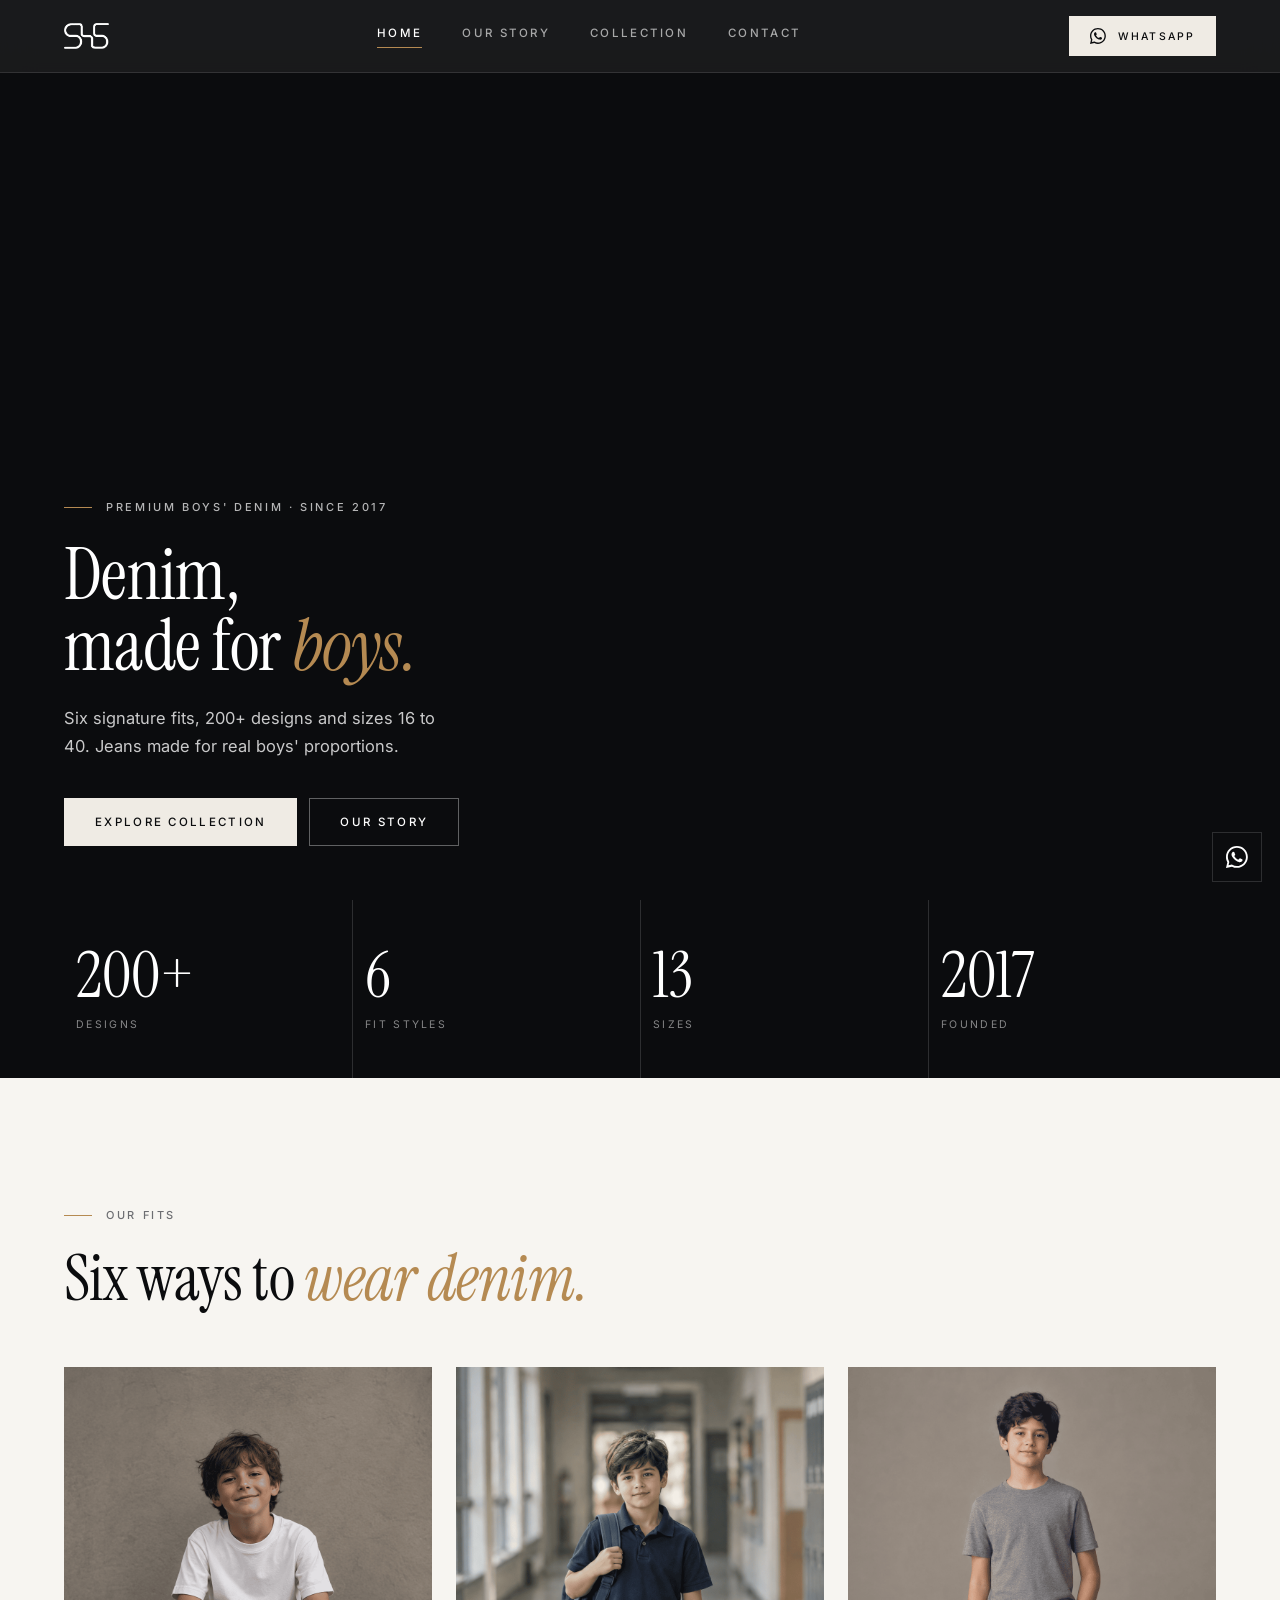
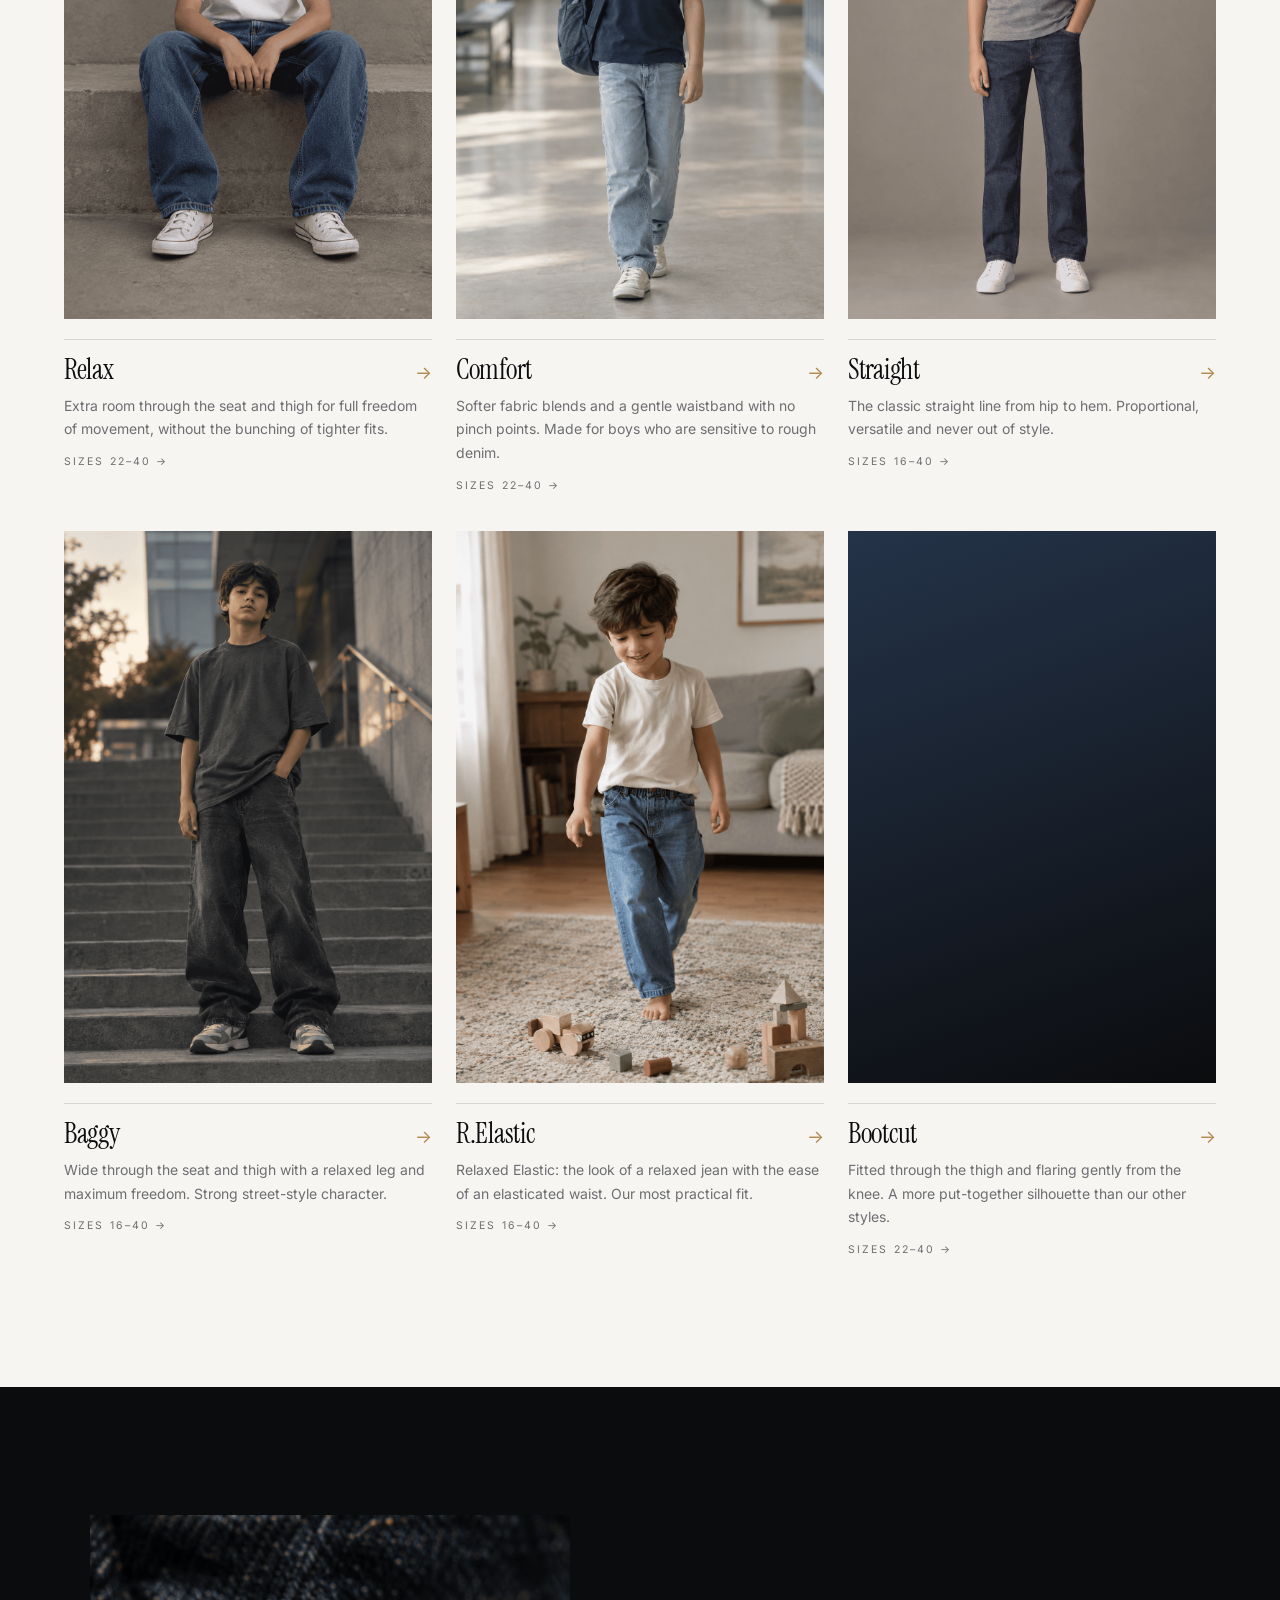
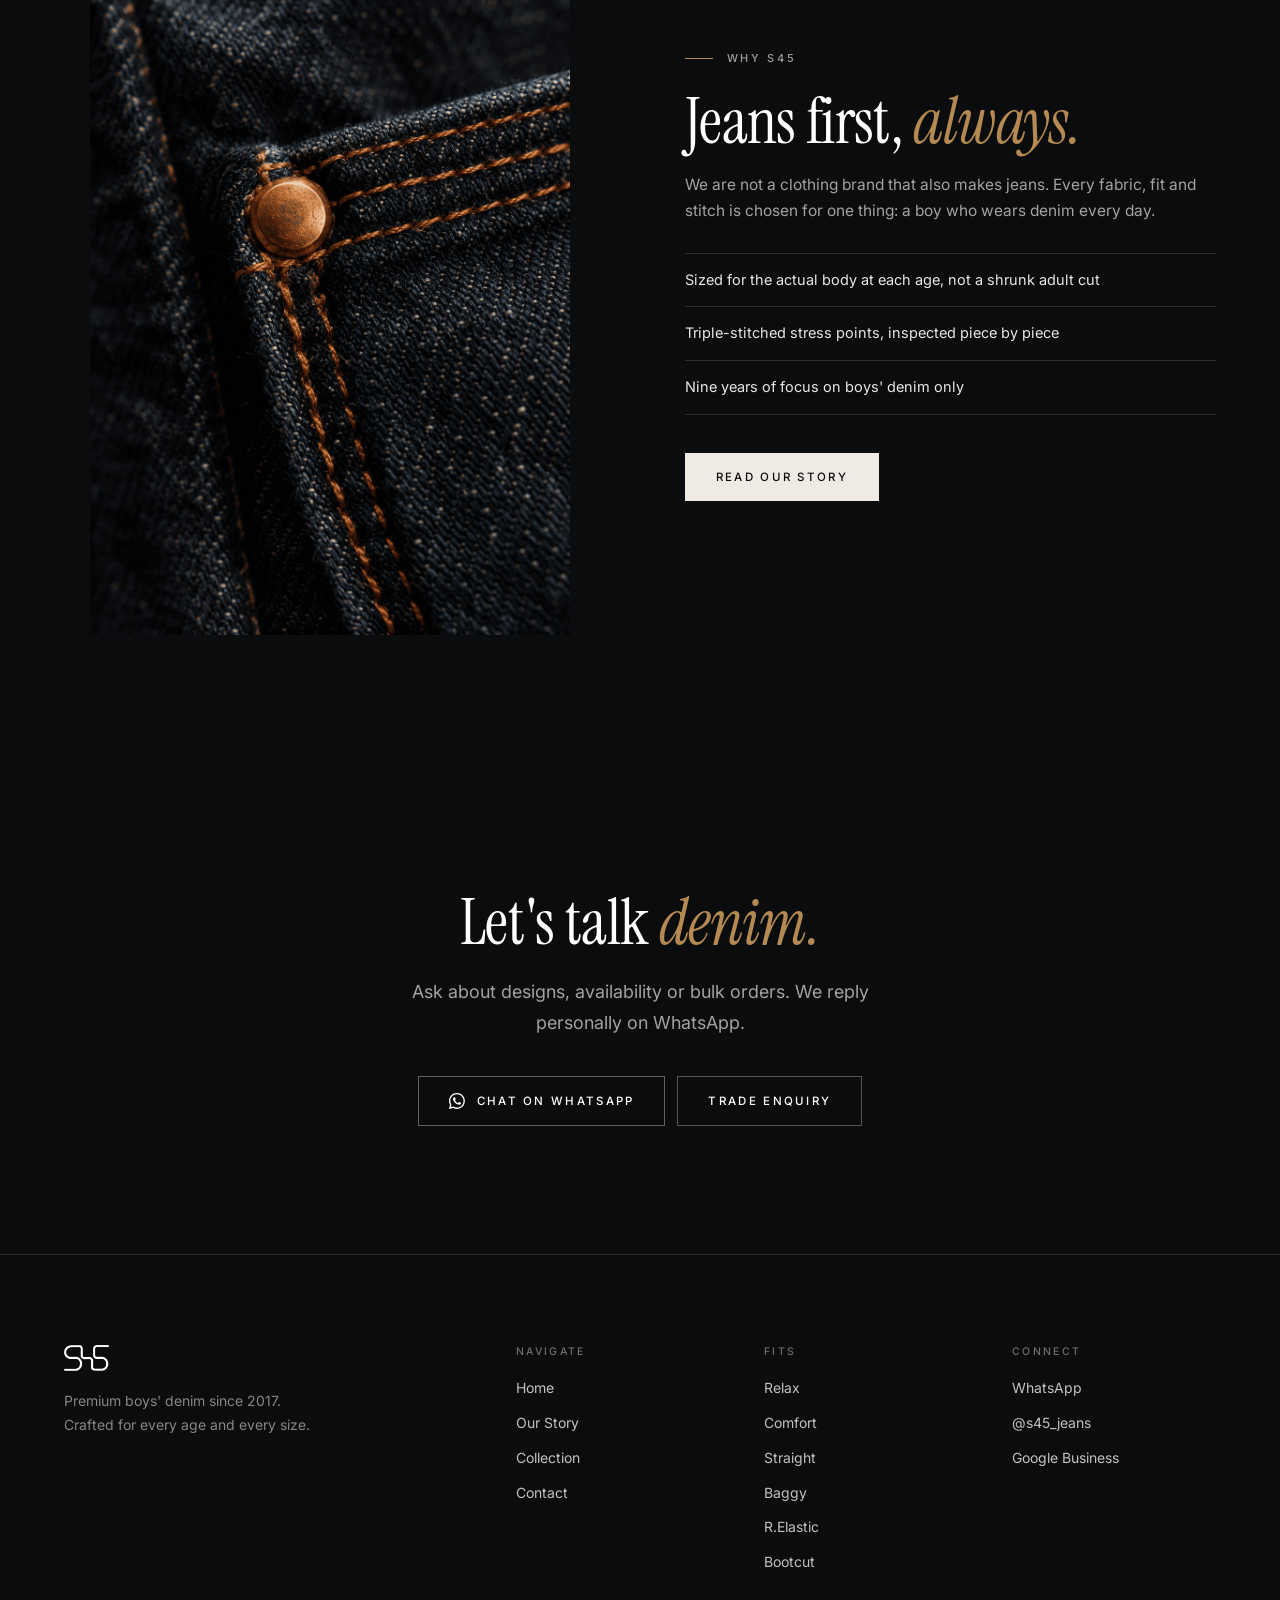
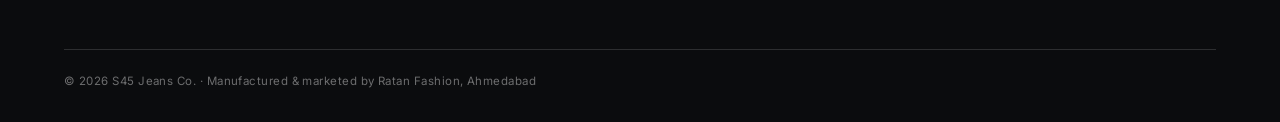
<file: index.html>
<!DOCTYPE html>
<html lang="en">
  <head>
    <meta charset="UTF-8">
    <meta name="viewport" content="width=device-width,initial-scale=1.0,viewport-fit=cover">
    <title>S45 Jeans Co. | Premium Boys Denim Since 2017</title>
    <link rel="icon" type="image/png" href="s45.png" sizes="any">
    <link rel="apple-touch-icon" href="s45.png">
    <meta name="description" content="Premium boys' denim since 2017. 200+ designs, 6 fit styles, sizes 16 to 40.">
    <meta name="keywords" content="boys jeans, kids denim, boys denim, S45 jeans, premium boys denim, boys jeans brand, relax fit jeans, straight fit jeans">
    <meta name="author" content="S45 Jeans Co.">
    <meta name="robots" content="index, follow">
    <meta name="theme-color" content="#0b0c0e">
    <link rel="canonical" href="https://s45jeans.pages.dev/">
    <meta property="og:type" content="website">
    <meta property="og:title" content="S45 Jeans Co. | Premium Boys Denim Since 2017">
    <meta property="og:description" content="Premium boys' denim since 2017. 200+ designs, 6 fit styles, sizes 16 to 40.">
    <meta property="og:image" content="https://s45jeans.pages.dev/images/og.png">
    <meta property="og:url" content="https://s45jeans.pages.dev/">
    <meta property="og:site_name" content="S45 Jeans Co.">
    <meta property="og:locale" content="en_IN">
    <meta name="twitter:card" content="summary_large_image">
    <meta name="twitter:title" content="S45 Jeans Co. | Premium Boys Denim Since 2017">
    <meta name="twitter:description" content="Premium boys' denim since 2017. 200+ designs, 6 fit styles, sizes 16 to 40.">
    <meta name="twitter:image" content="https://s45jeans.pages.dev/images/og.png">
    <link rel="preconnect" href="https://fonts.googleapis.com">
    <link rel="preconnect" href="https://fonts.gstatic.com" crossorigin>
    <link rel="stylesheet" href="style.css">
  </head>
  <body>
    <nav>
      <div class="wrap nav-in">
        <a class="logo" href="index.html"><img src="s45.png" alt="S45 Jeans Co."></a>
        <div class="links" id="links">
          <a href="index.html" class="on">Home</a>
          <a href="story.html">Our Story</a>
          <a href="collection.html">Collection</a>
          <a href="contact.html">Contact</a>
        </div>
        <a class="btn btn-pri btn-sm" href="https://wa.me/919662489952" target="_blank" rel="noopener"><svg viewBox="0 0 24 24" fill="currentColor"><path d="M17.472 14.382c-.297-.149-1.758-.867-2.03-.967-.273-.099-.471-.148-.67.15-.197.297-.767.966-.94 1.164-.173.199-.347.223-.644.075-.297-.15-1.255-.463-2.39-1.475-.883-.788-1.48-1.761-1.653-2.059-.173-.297-.018-.458.13-.606.134-.133.298-.347.446-.52.149-.174.198-.298.298-.497.099-.198.05-.371-.025-.52-.075-.149-.669-1.612-.916-2.207-.242-.579-.487-.5-.669-.51-.173-.008-.371-.01-.57-.01-.198 0-.52.074-.792.372-.272.297-1.04 1.016-1.04 2.479 0 1.462 1.065 2.875 1.213 3.074.149.198 2.096 3.2 5.077 4.487.709.306 1.262.489 1.694.625.712.227 1.36.195 1.871.118.571-.085 1.758-.719 2.006-1.413.248-.694.248-1.289.173-1.413-.074-.124-.272-.198-.57-.347z"/><path d="M11.902 0C5.308 0 0 5.308 0 11.902c0 2.087.543 4.049 1.491 5.752L0 24l6.545-1.453a11.856 11.856 0 005.357 1.28c6.594 0 11.902-5.308 11.902-11.902C23.804 5.308 18.496 0 11.902 0zm0 21.795a9.874 9.874 0 01-5.031-1.375l-.36-.214-3.733.829.844-3.64-.235-.373A9.837 9.837 0 012.02 11.902C2.02 6.418 6.418 2.02 11.902 2.02c5.484 0 9.882 4.398 9.882 9.882 0 5.484-4.398 9.893-9.882 9.893z"/></svg>WhatsApp</a>
        <button class="burger" id="burger" aria-label="Toggle menu"><i></i><i></i></button>
      </div>
    </nav>
    <header class="hero">
      <picture><source media="(max-width:760px)" srcset="images/hero-mobile.png"><img onerror="var s=this.previousSibling;if(s){s.remove();this.src=this.src}else{this.remove()}" src="images/hero.png" alt="Boys wearing S45 denim jeans" fetchpriority="high" decoding="async"></picture>
      <div class="wrap">
        <span class="eyebrow">Premium boys' denim · Since 2017</span>
        <h1>Denim,<br>made for <em>boys.</em></h1>
        <p>Six signature fits, 200+ designs and sizes 16 to 40. Jeans made for real boys' proportions.</p>
        <div class="row">
          <a class="btn btn-pri" href="collection.html">Explore collection</a>
          <a class="btn btn-line" href="story.html">Our story</a>
        </div>
      </div>
    </header>
    <div class="stats">
      <div class="wrap">
        <div class="stat">
          <b>200+</b>
          <span>Designs</span>
        </div>
        <div class="stat">
          <b>6</b>
          <span>Fit styles</span>
        </div>
        <div class="stat">
          <b>13</b>
          <span>Sizes</span>
        </div>
        <div class="stat">
          <b>2017</b>
          <span>Founded</span>
        </div>
      </div>
    </div>
    <section>
      <div class="wrap">
        <div class="head">
          <span class="eyebrow">Our fits</span>
          <h2>Six ways to <em>wear denim.</em></h2>
        </div>
        <div class="grid g3">
          <a class="card rv" href="collection.html#relax"><div class="media"><img onerror="this.remove()" src="images/relax.png" alt="Relax fit boys jeans" loading="lazy" decoding="async"></div><div class="card-b"><h3>Relax</h3><p>Extra room through the seat and thigh for full freedom of movement, without the bunching of tighter fits.</p><small>Sizes 22–40 →</small></div></a>
          <a class="card rv" href="collection.html#comfort"><div class="media"><img onerror="this.remove()" src="images/comfort.png" alt="Comfort fit boys jeans" loading="lazy" decoding="async"></div><div class="card-b"><h3>Comfort</h3><p>Softer fabric blends and a gentle waistband with no pinch points. Made for boys who are sensitive to rough denim.</p><small>Sizes 22–40 →</small></div></a>
          <a class="card rv" href="collection.html#straight"><div class="media"><img onerror="this.remove()" src="images/straight.png" alt="Straight fit boys jeans" loading="lazy" decoding="async"></div><div class="card-b"><h3>Straight</h3><p>The classic straight line from hip to hem. Proportional, versatile and never out of style.</p><small>Sizes 16–40 →</small></div></a>
          <a class="card rv" href="collection.html#baggy"><div class="media"><img onerror="this.remove()" src="images/baggy.png" alt="Baggy fit boys jeans" loading="lazy" decoding="async"></div><div class="card-b"><h3>Baggy</h3><p>Wide through the seat and thigh with a relaxed leg and maximum freedom. Strong street-style character.</p><small>Sizes 16–40 →</small></div></a>
          <a class="card rv" href="collection.html#relastic"><div class="media"><img onerror="this.remove()" src="images/relastic.png" alt="R.Elastic fit boys jeans" loading="lazy" decoding="async"></div><div class="card-b"><h3>R.Elastic</h3><p>Relaxed Elastic: the look of a relaxed jean with the ease of an elasticated waist. Our most practical fit.</p><small>Sizes 16–40 →</small></div></a>
          <a class="card rv" href="collection.html#bootcut"><div class="media"><img onerror="this.remove()" src="images/bootcut.png" alt="Bootcut fit boys jeans" loading="lazy" decoding="async"></div><div class="card-b"><h3>Bootcut</h3><p>Fitted through the thigh and flaring gently from the knee. A more put-together silhouette than our other styles.</p><small>Sizes 22–40 →</small></div></a>
        </div>
      </div>
    </section>
    <section class="dark">
      <div class="wrap split">
        <div class="media">
          <img onerror="this.remove()" src="images/craft.png" alt="Close-up of denim stitching and rivet" loading="lazy" decoding="async">
        </div>
        <div>
          <span class="eyebrow">Why S45</span>
          <h2>Jeans first, <em>always.</em></h2>
          <p>We are not a clothing brand that also makes jeans. Every fabric, fit and stitch is chosen for one thing: a boy who wears denim every day.</p>
          <ul class="ticks">
            <li>Sized for the actual body at each age, not a shrunk adult cut</li>
            <li>Triple-stitched stress points, inspected piece by piece</li>
            <li>Nine years of focus on boys' denim only</li>
          </ul>
          <div class="row">
            <a class="btn btn-pri" href="story.html">Read our story</a>
          </div>
        </div>
      </div>
    </section>
    <section class="dark">
      <div class="wrap" style="text-align:center">
        <h2 class="rv">Let's talk <em>denim.</em></h2>
        <p class="lead rv" style="margin-inline:auto">Ask about designs, availability or bulk orders. We reply personally on WhatsApp.</p>
        <div class="row rv" style="justify-content:center">
          <a class="btn btn-wa" href="https://wa.me/919662489952" target="_blank" rel="noopener"><svg viewBox="0 0 24 24" fill="currentColor"><path d="M17.472 14.382c-.297-.149-1.758-.867-2.03-.967-.273-.099-.471-.148-.67.15-.197.297-.767.966-.94 1.164-.173.199-.347.223-.644.075-.297-.15-1.255-.463-2.39-1.475-.883-.788-1.48-1.761-1.653-2.059-.173-.297-.018-.458.13-.606.134-.133.298-.347.446-.52.149-.174.198-.298.298-.497.099-.198.05-.371-.025-.52-.075-.149-.669-1.612-.916-2.207-.242-.579-.487-.5-.669-.51-.173-.008-.371-.01-.57-.01-.198 0-.52.074-.792.372-.272.297-1.04 1.016-1.04 2.479 0 1.462 1.065 2.875 1.213 3.074.149.198 2.096 3.2 5.077 4.487.709.306 1.262.489 1.694.625.712.227 1.36.195 1.871.118.571-.085 1.758-.719 2.006-1.413.248-.694.248-1.289.173-1.413-.074-.124-.272-.198-.57-.347z"/><path d="M11.902 0C5.308 0 0 5.308 0 11.902c0 2.087.543 4.049 1.491 5.752L0 24l6.545-1.453a11.856 11.856 0 005.357 1.28c6.594 0 11.902-5.308 11.902-11.902C23.804 5.308 18.496 0 11.902 0zm0 21.795a9.874 9.874 0 01-5.031-1.375l-.36-.214-3.733.829.844-3.64-.235-.373A9.837 9.837 0 012.02 11.902C2.02 6.418 6.418 2.02 11.902 2.02c5.484 0 9.882 4.398 9.882 9.882 0 5.484-4.398 9.893-9.882 9.893z"/></svg>Chat on WhatsApp</a>
          <a class="btn btn-line" style="color:#fff;border-color:rgba(255,255,255,.3)" href="contact.html">Trade enquiry</a>
        </div>
      </div>
    </section>
    <a class="wafab" href="https://wa.me/919662489952" target="_blank" rel="noopener" aria-label="Chat on WhatsApp"><svg viewBox="0 0 24 24" fill="currentColor"><path d="M17.472 14.382c-.297-.149-1.758-.867-2.03-.967-.273-.099-.471-.148-.67.15-.197.297-.767.966-.94 1.164-.173.199-.347.223-.644.075-.297-.15-1.255-.463-2.39-1.475-.883-.788-1.48-1.761-1.653-2.059-.173-.297-.018-.458.13-.606.134-.133.298-.347.446-.52.149-.174.198-.298.298-.497.099-.198.05-.371-.025-.52-.075-.149-.669-1.612-.916-2.207-.242-.579-.487-.5-.669-.51-.173-.008-.371-.01-.57-.01-.198 0-.52.074-.792.372-.272.297-1.04 1.016-1.04 2.479 0 1.462 1.065 2.875 1.213 3.074.149.198 2.096 3.2 5.077 4.487.709.306 1.262.489 1.694.625.712.227 1.36.195 1.871.118.571-.085 1.758-.719 2.006-1.413.248-.694.248-1.289.173-1.413-.074-.124-.272-.198-.57-.347z"/><path d="M11.902 0C5.308 0 0 5.308 0 11.902c0 2.087.543 4.049 1.491 5.752L0 24l6.545-1.453a11.856 11.856 0 005.357 1.28c6.594 0 11.902-5.308 11.902-11.902C23.804 5.308 18.496 0 11.902 0zm0 21.795a9.874 9.874 0 01-5.031-1.375l-.36-.214-3.733.829.844-3.64-.235-.373A9.837 9.837 0 012.02 11.902C2.02 6.418 6.418 2.02 11.902 2.02c5.484 0 9.882 4.398 9.882 9.882 0 5.484-4.398 9.893-9.882 9.893z"/></svg></a>
    <footer>
      <div class="wrap">
        <div class="fgrid">
          <div>
            <img src="s45.png" alt="S45 Jeans Co.">
            <p>Premium boys' denim since 2017. Crafted for every age and every size.</p>
          </div>
          <div>
            <h4>Navigate</h4>
            <ul>
              <li><a href="index.html">Home</a></li>
              <li><a href="story.html">Our Story</a></li>
              <li><a href="collection.html">Collection</a></li>
              <li><a href="contact.html">Contact</a></li>
            </ul>
          </div>
          <div>
            <h4>Fits</h4>
            <ul>
              <li><a href="collection.html#relax">Relax</a></li>
              <li><a href="collection.html#comfort">Comfort</a></li>
              <li><a href="collection.html#straight">Straight</a></li>
              <li><a href="collection.html#baggy">Baggy</a></li>
              <li><a href="collection.html#relastic">R.Elastic</a></li>
              <li><a href="collection.html#bootcut">Bootcut</a></li>
            </ul>
          </div>
          <div>
            <h4>Connect</h4>
            <ul>
              <li><a href="https://wa.me/919662489952">WhatsApp</a></li>
              <li><a href="https://www.instagram.com/s45_jeans">@s45_jeans</a></li>
              <li><a href="https://share.google/lygppfaeWV8pXCsjt">Google Business</a></li>
            </ul>
          </div>
        </div>
        <div class="copy">
          © 2026 S45 Jeans Co. · Manufactured &amp; marketed by Ratan Fashion, Ahmedabad
        </div>
      </div>
    </footer>
    <script src="app.js"></script>
  </body>
</html>
</file>
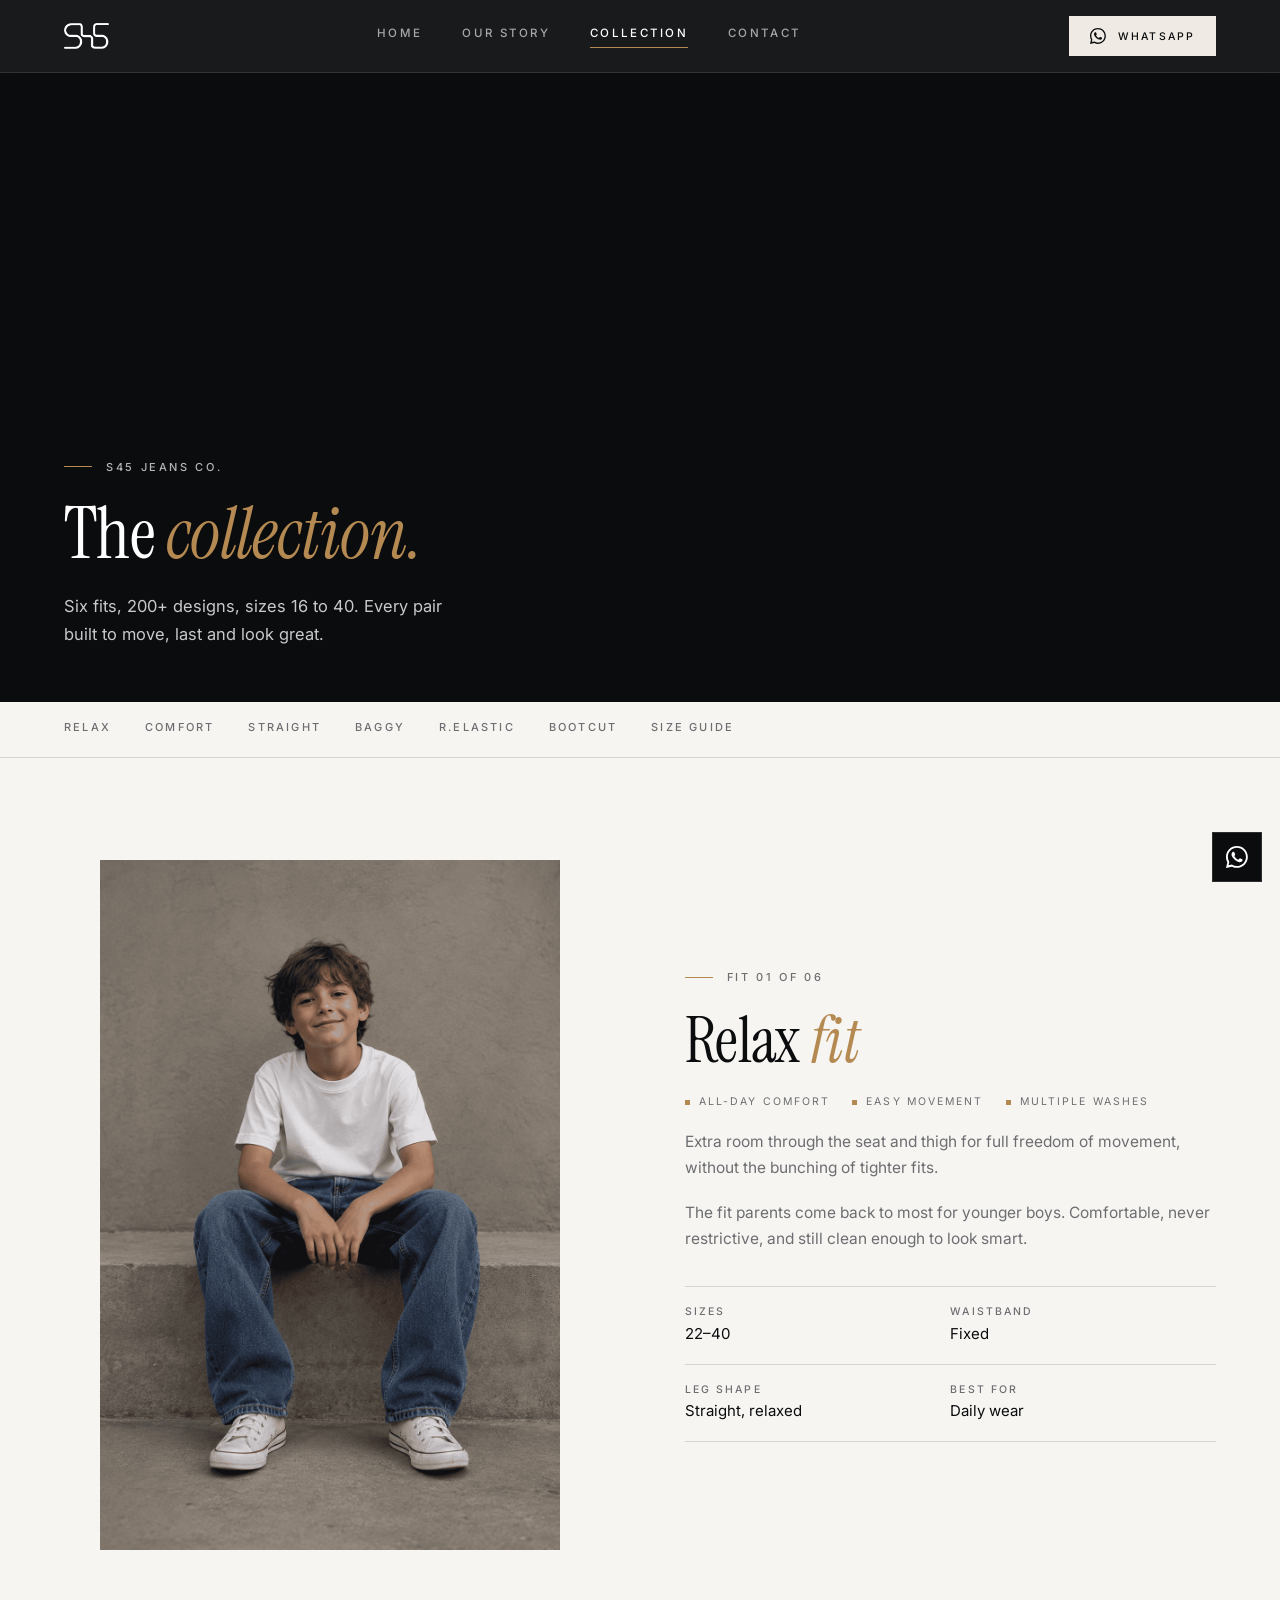
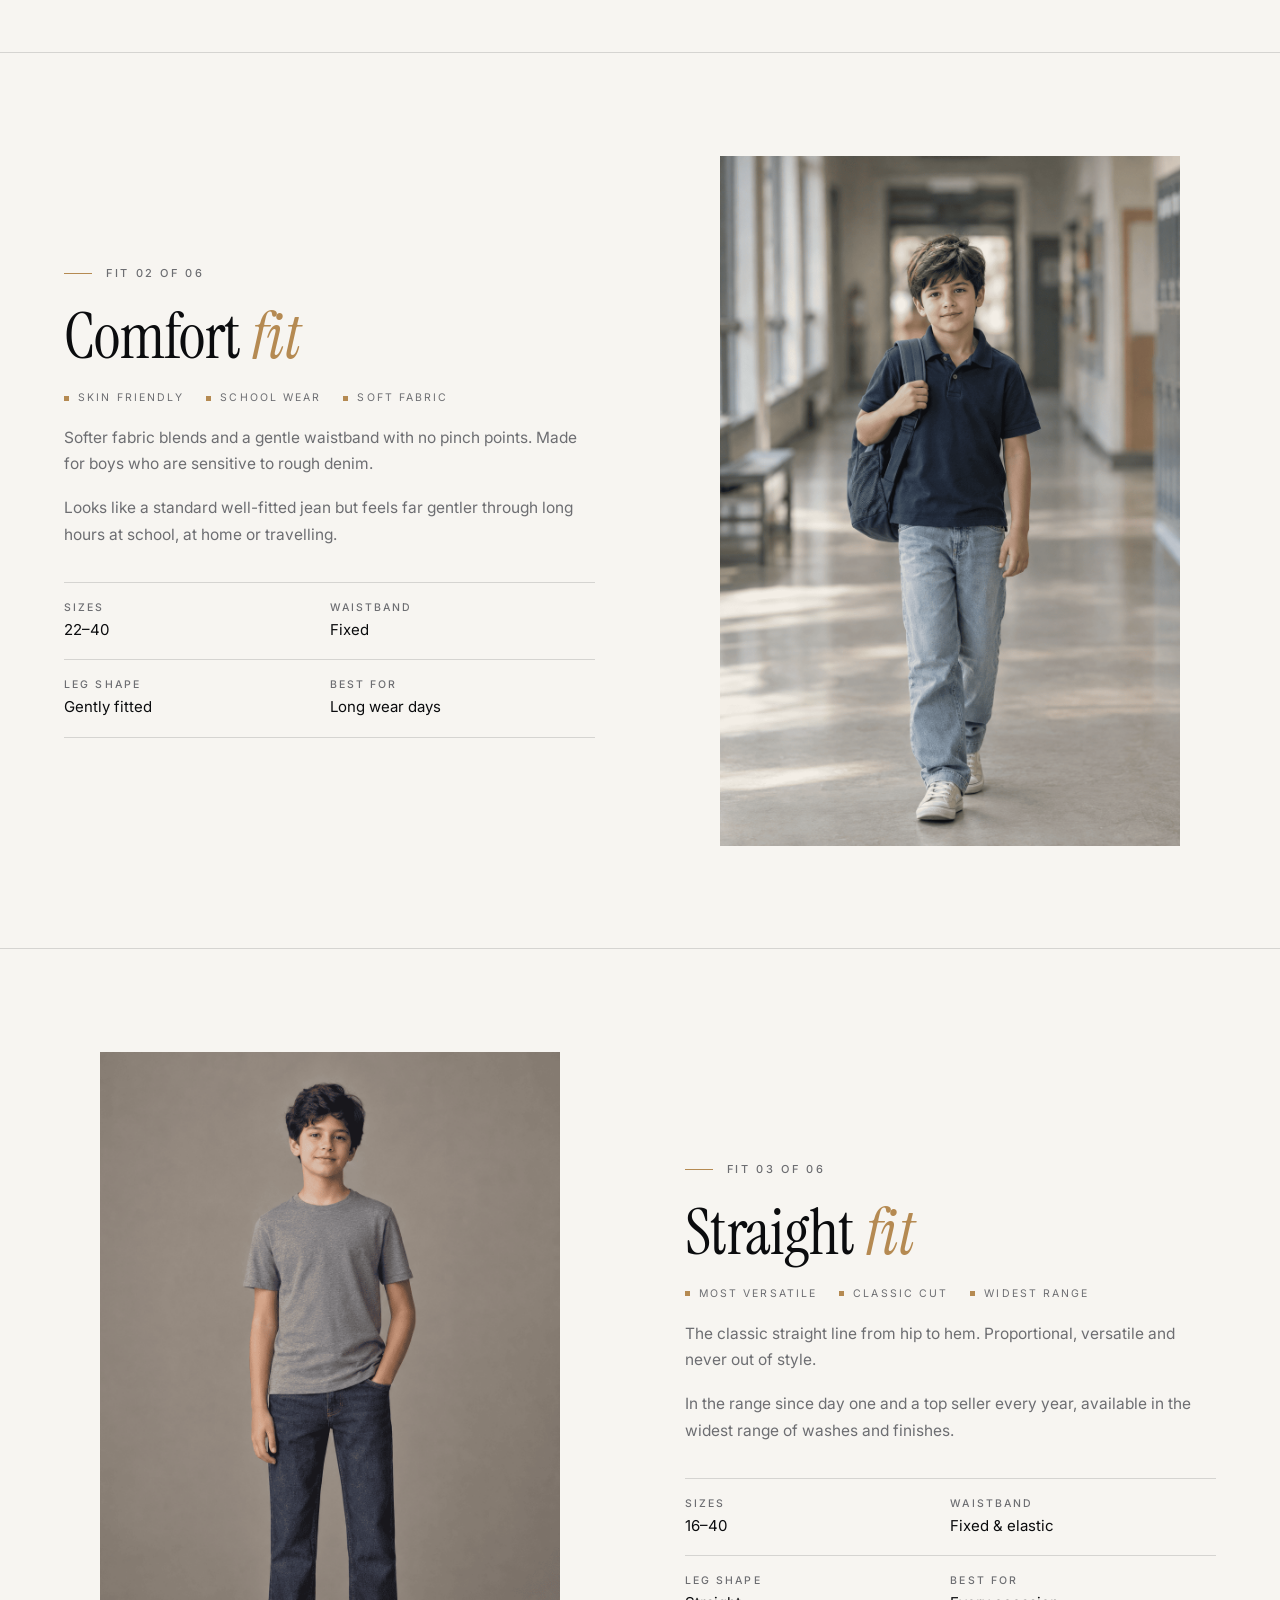
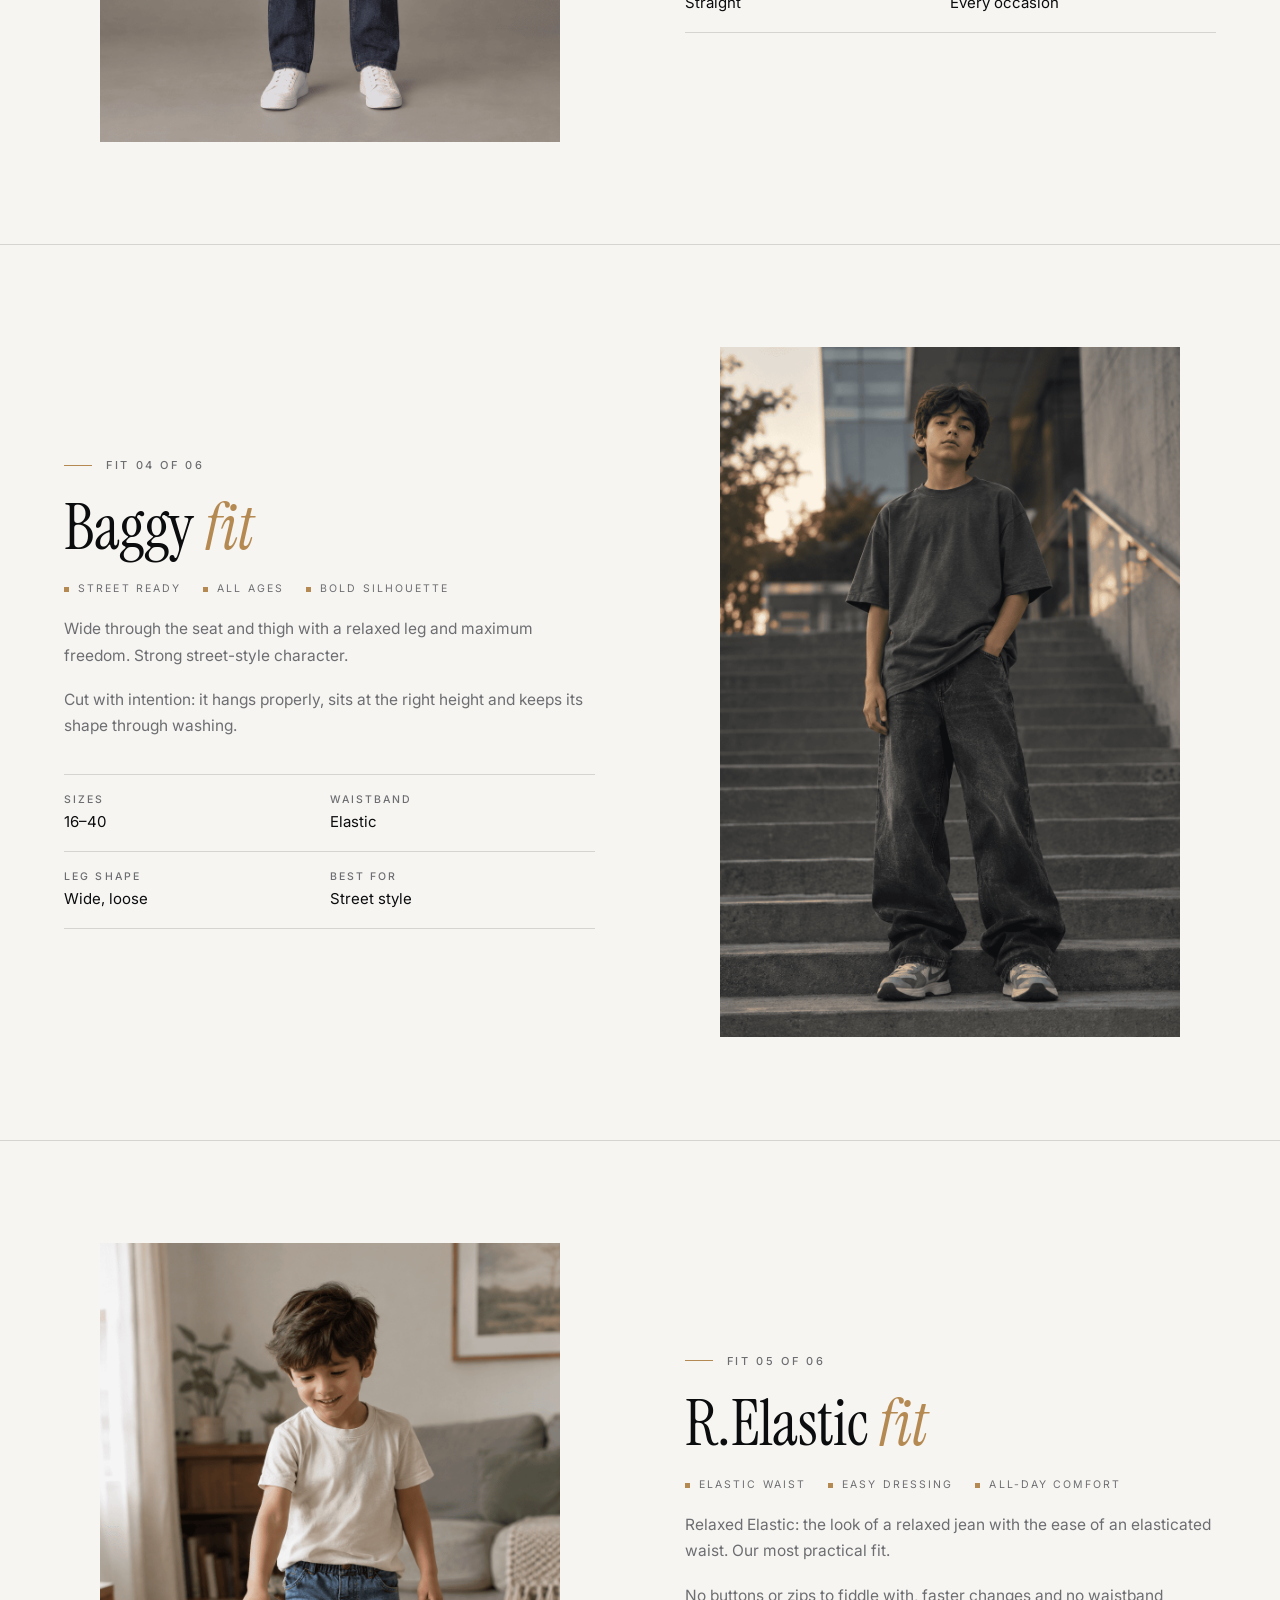
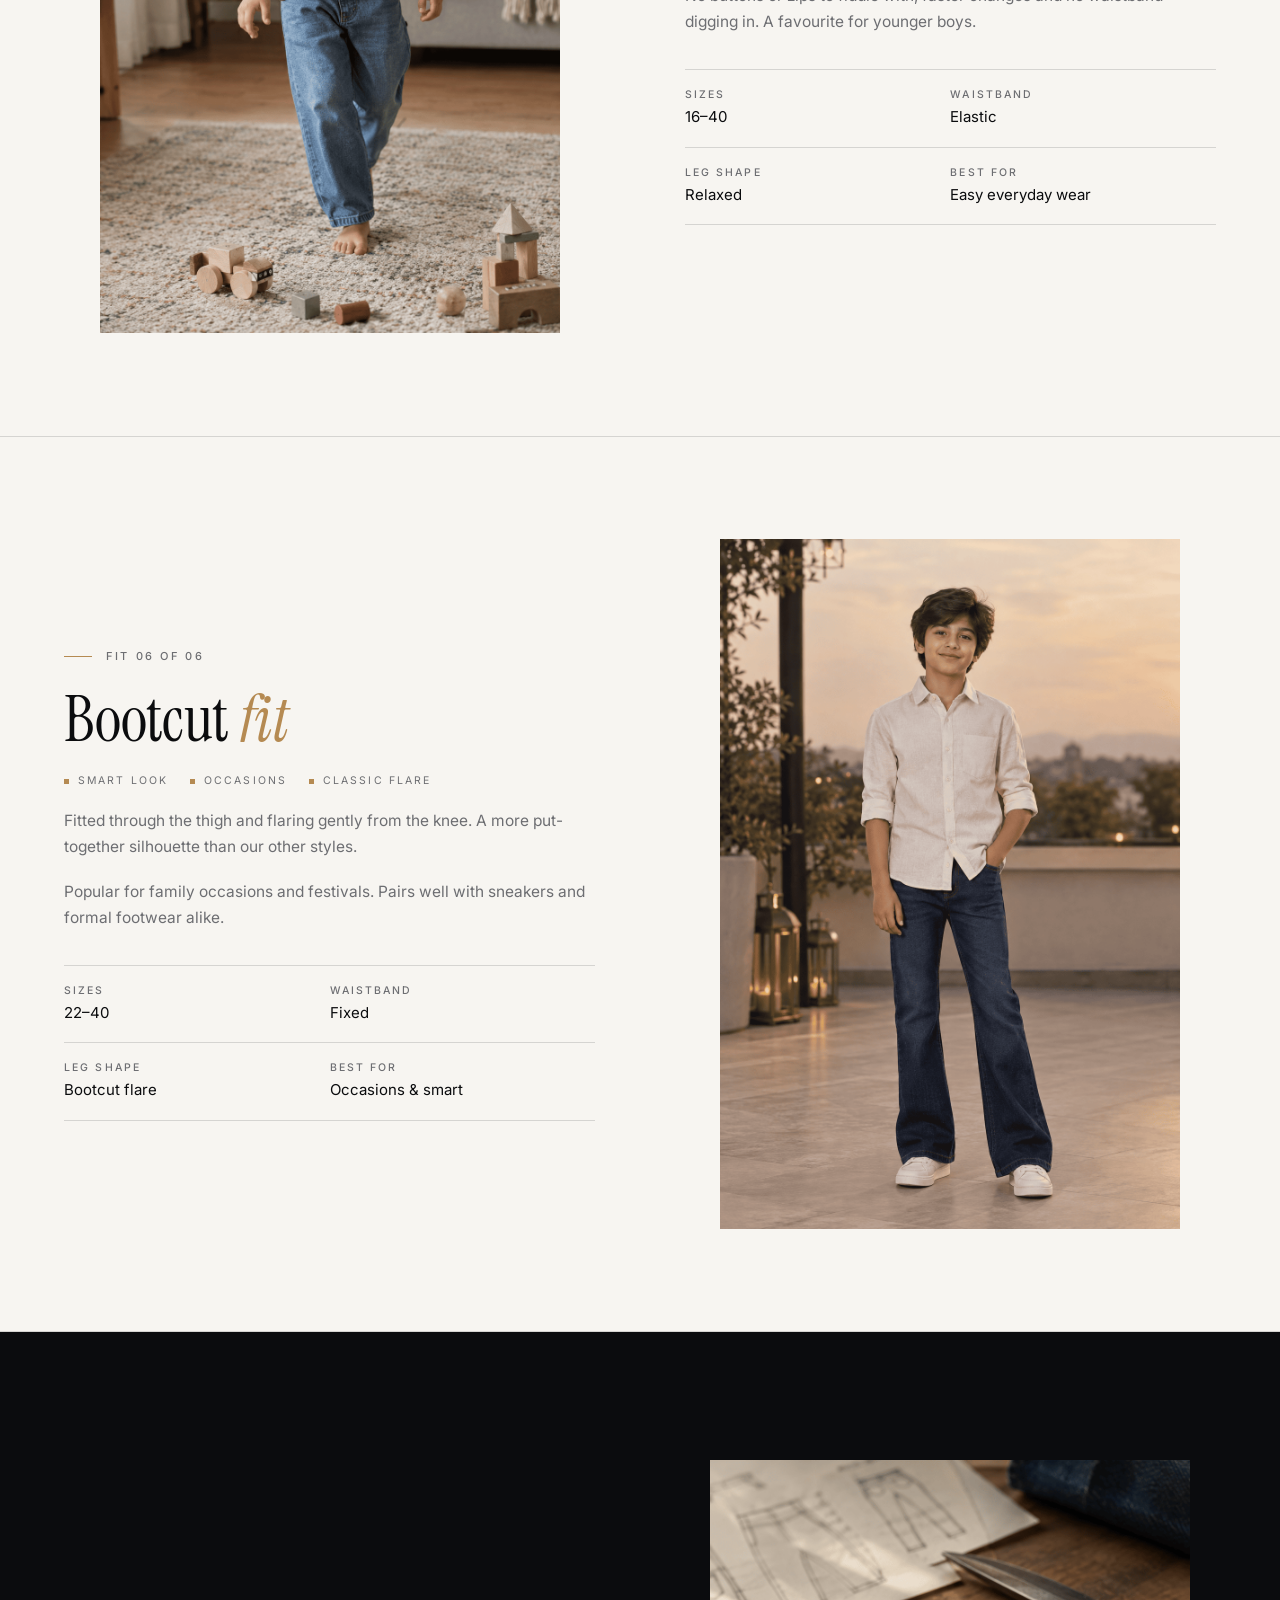
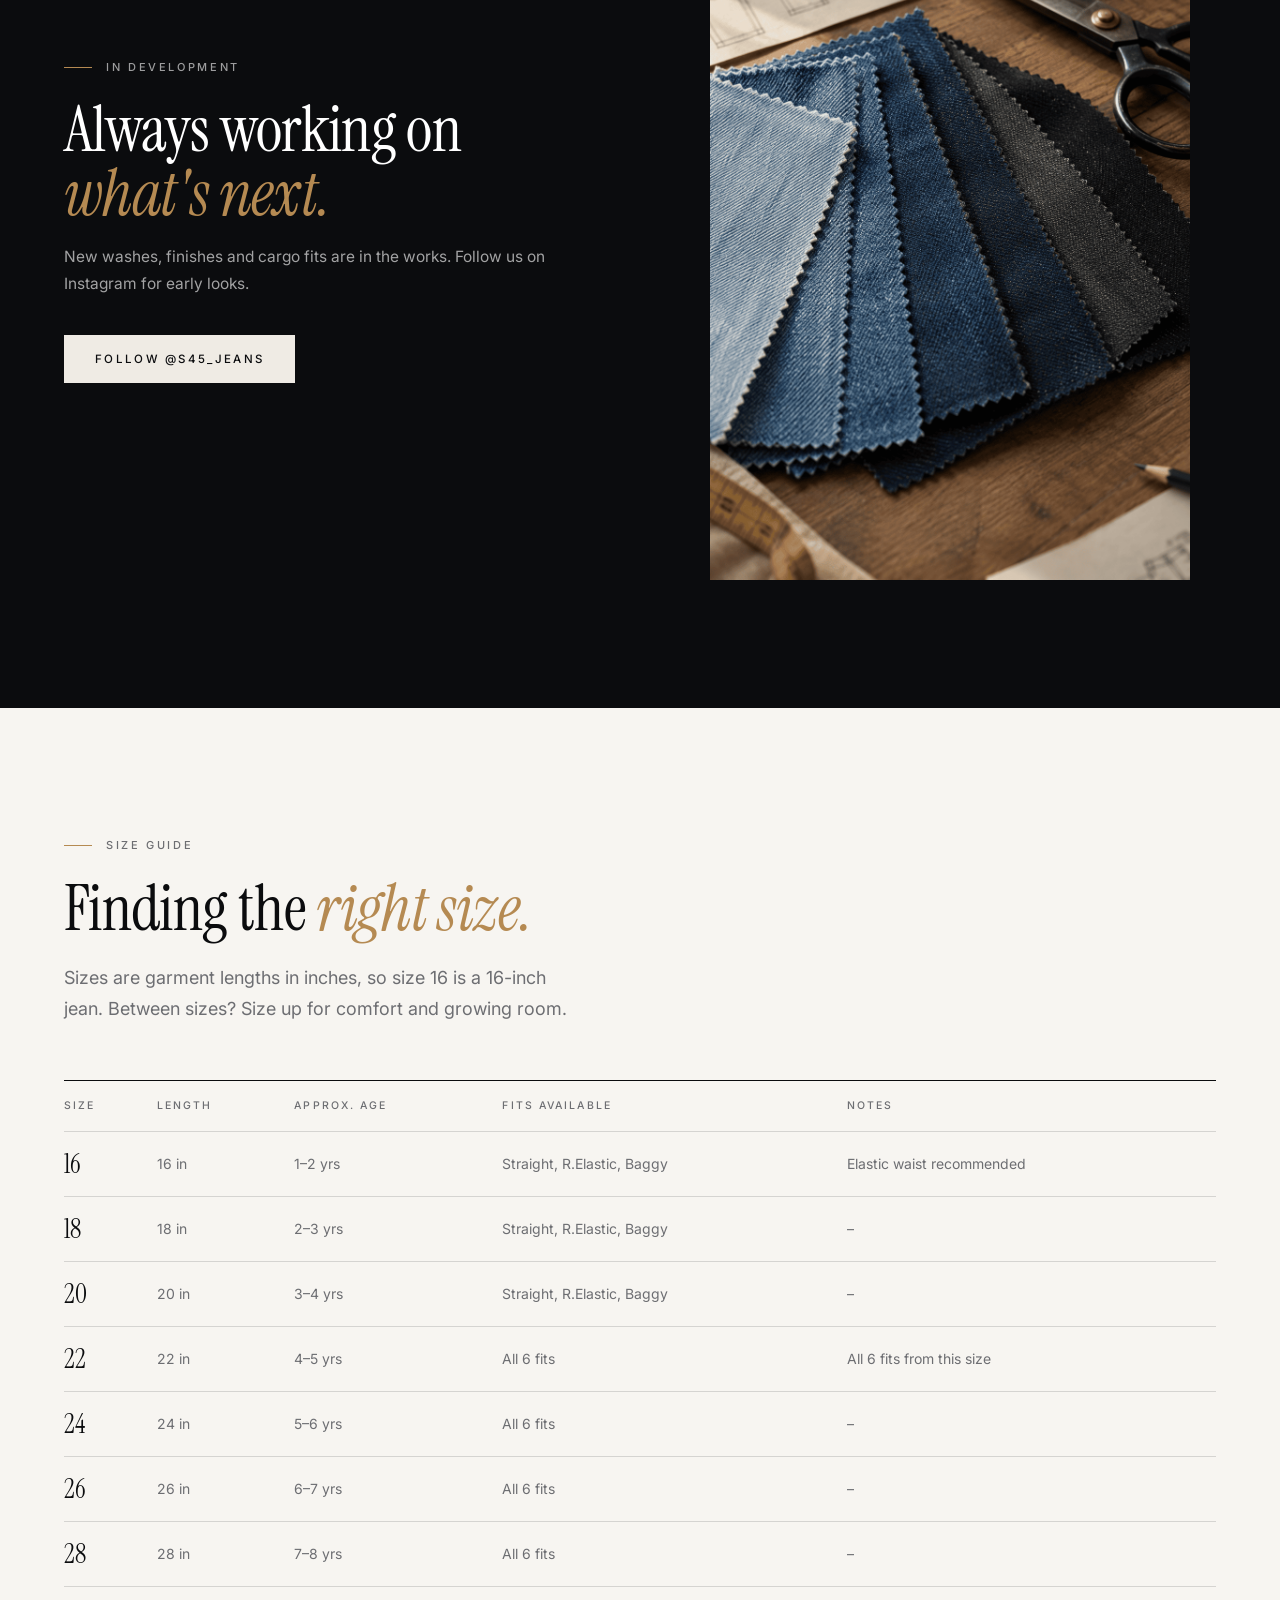
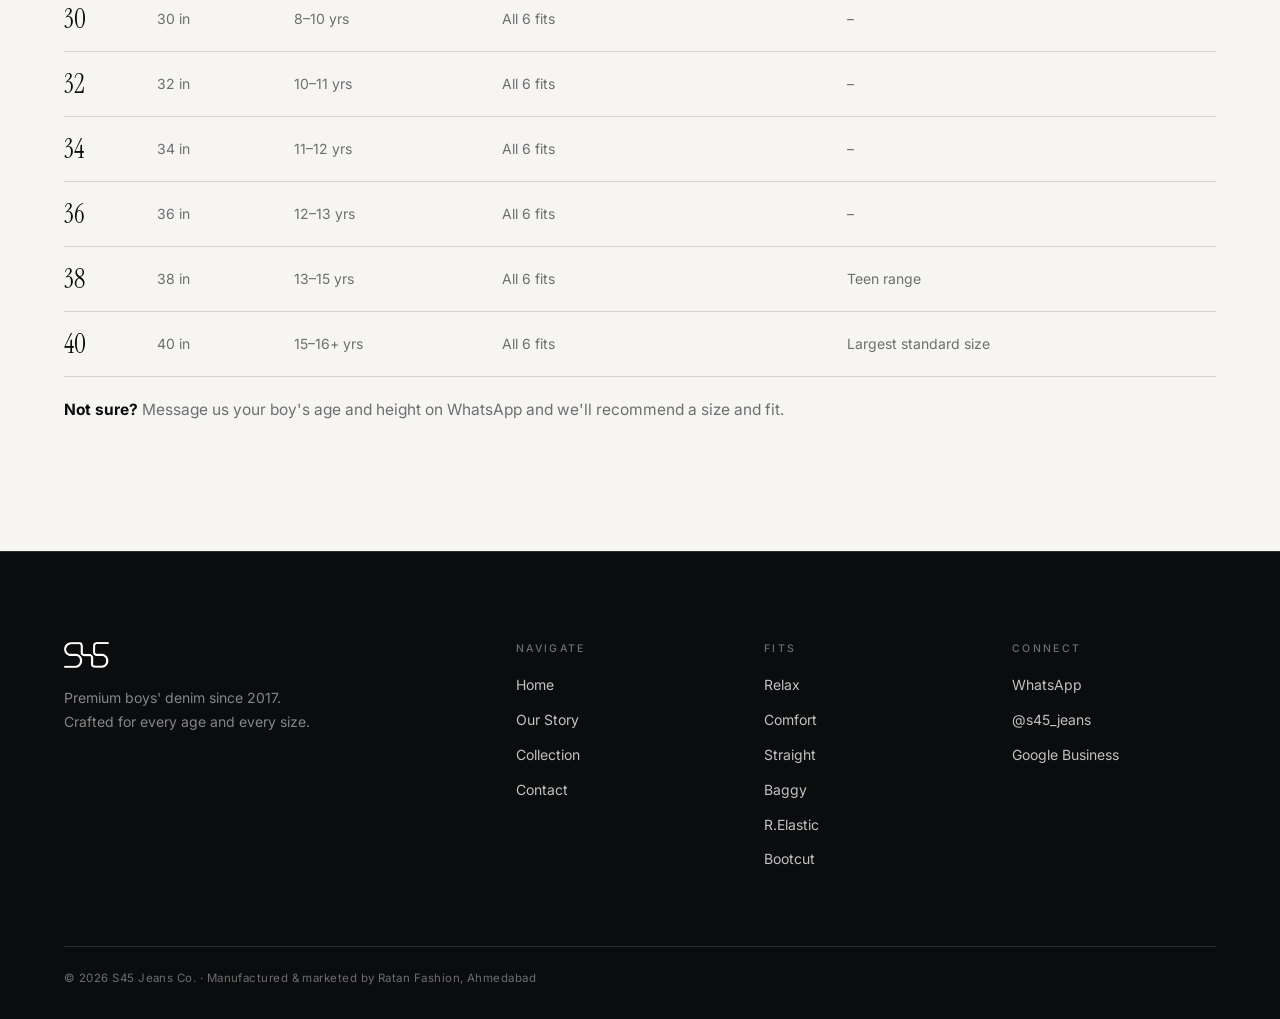
<file: collection.html>
<!DOCTYPE html>
<html lang="en">
  <head>
    <meta charset="UTF-8">
    <meta name="viewport" content="width=device-width,initial-scale=1.0,viewport-fit=cover">
    <title>Collection | S45 Jeans Co. Boys Denim Fits & Size Guide</title>
    <link rel="icon" type="image/png" href="s45.png" sizes="any">
    <link rel="apple-touch-icon" href="s45.png">
    <meta name="description" content="Six boys' jeans fits, sizes 16 to 40: Relax, Comfort, Straight, Baggy, R.Elastic and Bootcut, plus a size guide.">
    <meta name="keywords" content="boys jeans fits, boys jeans size guide, baggy jeans boys, bootcut jeans boys, straight fit jeans boys, relax fit jeans, S45 jeans collection">
    <meta name="author" content="S45 Jeans Co.">
    <meta name="robots" content="index, follow">
    <meta name="theme-color" content="#0b0c0e">
    <link rel="canonical" href="https://s45jeans.pages.dev/collection.html">
    <meta property="og:type" content="website">
    <meta property="og:title" content="Collection | S45 Jeans Co. Boys Denim Fits & Size Guide">
    <meta property="og:description" content="Six boys' jeans fits, sizes 16 to 40: Relax, Comfort, Straight, Baggy, R.Elastic and Bootcut, plus a size guide.">
    <meta property="og:image" content="https://s45jeans.pages.dev/images/og.png">
    <meta property="og:url" content="https://s45jeans.pages.dev/collection.html">
    <meta property="og:site_name" content="S45 Jeans Co.">
    <meta property="og:locale" content="en_IN">
    <meta name="twitter:card" content="summary_large_image">
    <meta name="twitter:title" content="Collection | S45 Jeans Co. Boys Denim Fits & Size Guide">
    <meta name="twitter:description" content="Six boys' jeans fits, sizes 16 to 40: Relax, Comfort, Straight, Baggy, R.Elastic and Bootcut, plus a size guide.">
    <meta name="twitter:image" content="https://s45jeans.pages.dev/images/og.png">
    <link rel="preconnect" href="https://fonts.googleapis.com">
    <link rel="preconnect" href="https://fonts.gstatic.com" crossorigin>
    <link rel="stylesheet" href="style.css">
  </head>
  <body>
    <nav>
      <div class="wrap nav-in">
        <a class="logo" href="index.html"><img src="s45.png" alt="S45 Jeans Co."></a>
        <div class="links" id="links">
          <a href="index.html">Home</a>
          <a href="story.html">Our Story</a>
          <a href="collection.html" class="on">Collection</a>
          <a href="contact.html">Contact</a>
        </div>
        <a class="btn btn-pri btn-sm" href="https://wa.me/919662489952" target="_blank" rel="noopener"><svg viewBox="0 0 24 24" fill="currentColor"><path d="M17.472 14.382c-.297-.149-1.758-.867-2.03-.967-.273-.099-.471-.148-.67.15-.197.297-.767.966-.94 1.164-.173.199-.347.223-.644.075-.297-.15-1.255-.463-2.39-1.475-.883-.788-1.48-1.761-1.653-2.059-.173-.297-.018-.458.13-.606.134-.133.298-.347.446-.52.149-.174.198-.298.298-.497.099-.198.05-.371-.025-.52-.075-.149-.669-1.612-.916-2.207-.242-.579-.487-.5-.669-.51-.173-.008-.371-.01-.57-.01-.198 0-.52.074-.792.372-.272.297-1.04 1.016-1.04 2.479 0 1.462 1.065 2.875 1.213 3.074.149.198 2.096 3.2 5.077 4.487.709.306 1.262.489 1.694.625.712.227 1.36.195 1.871.118.571-.085 1.758-.719 2.006-1.413.248-.694.248-1.289.173-1.413-.074-.124-.272-.198-.57-.347z"/><path d="M11.902 0C5.308 0 0 5.308 0 11.902c0 2.087.543 4.049 1.491 5.752L0 24l6.545-1.453a11.856 11.856 0 005.357 1.28c6.594 0 11.902-5.308 11.902-11.902C23.804 5.308 18.496 0 11.902 0zm0 21.795a9.874 9.874 0 01-5.031-1.375l-.36-.214-3.733.829.844-3.64-.235-.373A9.837 9.837 0 012.02 11.902C2.02 6.418 6.418 2.02 11.902 2.02c5.484 0 9.882 4.398 9.882 9.882 0 5.484-4.398 9.893-9.882 9.893z"/></svg>WhatsApp</a>
        <button class="burger" id="burger" aria-label="Toggle menu"><i></i><i></i></button>
      </div>
    </nav>
    <header class="phead">
      <picture><source media="(max-width:760px)" srcset="images/collection-mobile.png"><img onerror="var s=this.previousSibling;if(s){s.remove();this.src=this.src}else{this.remove()}" src="images/collection.png" alt="Folded S45 jeans in six fits" fetchpriority="high" decoding="async"></picture>
      <div class="wrap">
        <span class="eyebrow">S45 Jeans Co.</span>
        <h1>The <em>collection.</em></h1>
        <p>Six fits, 200+ designs, sizes 16 to 40. Every pair built to move, last and look great.</p>
      </div>
    </header>
    <div class="chips">
      <div class="wrap">
        <a href="#relax">Relax</a>
        <a href="#comfort">Comfort</a>
        <a href="#straight">Straight</a>
        <a href="#baggy">Baggy</a>
        <a href="#relastic">R.Elastic</a>
        <a href="#bootcut">Bootcut</a>
        <a href="#sizes">Size guide</a>
      </div>
    </div>
    <section class="fit" id="relax">
      <div class="wrap split">
        <div class="media">
          <img onerror="this.remove()" src="images/relax.png" alt="Relax fit boys jeans" loading="lazy" decoding="async">
        </div>
        <div class="rv">
          <span class="eyebrow">Fit 01 of 06</span>
          <h2>Relax <em>fit</em></h2>
          <div class="tags">
            <span>All-day comfort</span>
            <span>Easy movement</span>
            <span>Multiple washes</span>
          </div>
          <p>Extra room through the seat and thigh for full freedom of movement, without the bunching of tighter fits.</p>
          <p>The fit parents come back to most for younger boys. Comfortable, never restrictive, and still clean enough to look smart.</p>
          <div class="spec">
            <div>
              <b>Sizes</b>
              <span>22–40</span>
            </div>
            <div>
              <b>Waistband</b>
              <span>Fixed</span>
            </div>
            <div>
              <b>Leg shape</b>
              <span>Straight, relaxed</span>
            </div>
            <div>
              <b>Best for</b>
              <span>Daily wear</span>
            </div>
          </div>
        </div>
      </div>
    </section>
    <section class="fit" id="comfort">
      <div class="wrap split rev">
        <div class="media">
          <img onerror="this.remove()" src="images/comfort.png" alt="Comfort fit boys jeans" loading="lazy" decoding="async">
        </div>
        <div class="rv">
          <span class="eyebrow">Fit 02 of 06</span>
          <h2>Comfort <em>fit</em></h2>
          <div class="tags">
            <span>Skin friendly</span>
            <span>School wear</span>
            <span>Soft fabric</span>
          </div>
          <p>Softer fabric blends and a gentle waistband with no pinch points. Made for boys who are sensitive to rough denim.</p>
          <p>Looks like a standard well-fitted jean but feels far gentler through long hours at school, at home or travelling.</p>
          <div class="spec">
            <div>
              <b>Sizes</b>
              <span>22–40</span>
            </div>
            <div>
              <b>Waistband</b>
              <span>Fixed</span>
            </div>
            <div>
              <b>Leg shape</b>
              <span>Gently fitted</span>
            </div>
            <div>
              <b>Best for</b>
              <span>Long wear days</span>
            </div>
          </div>
        </div>
      </div>
    </section>
    <section class="fit" id="straight">
      <div class="wrap split">
        <div class="media">
          <img onerror="this.remove()" src="images/straight.png" alt="Straight fit boys jeans" loading="lazy" decoding="async">
        </div>
        <div class="rv">
          <span class="eyebrow">Fit 03 of 06</span>
          <h2>Straight <em>fit</em></h2>
          <div class="tags">
            <span>Most versatile</span>
            <span>Classic cut</span>
            <span>Widest range</span>
          </div>
          <p>The classic straight line from hip to hem. Proportional, versatile and never out of style.</p>
          <p>In the range since day one and a top seller every year, available in the widest range of washes and finishes.</p>
          <div class="spec">
            <div>
              <b>Sizes</b>
              <span>16–40</span>
            </div>
            <div>
              <b>Waistband</b>
              <span>Fixed & elastic</span>
            </div>
            <div>
              <b>Leg shape</b>
              <span>Straight</span>
            </div>
            <div>
              <b>Best for</b>
              <span>Every occasion</span>
            </div>
          </div>
        </div>
      </div>
    </section>
    <section class="fit" id="baggy">
      <div class="wrap split rev">
        <div class="media">
          <img onerror="this.remove()" src="images/baggy.png" alt="Baggy fit boys jeans" loading="lazy" decoding="async">
        </div>
        <div class="rv">
          <span class="eyebrow">Fit 04 of 06</span>
          <h2>Baggy <em>fit</em></h2>
          <div class="tags">
            <span>Street ready</span>
            <span>All ages</span>
            <span>Bold silhouette</span>
          </div>
          <p>Wide through the seat and thigh with a relaxed leg and maximum freedom. Strong street-style character.</p>
          <p>Cut with intention: it hangs properly, sits at the right height and keeps its shape through washing.</p>
          <div class="spec">
            <div>
              <b>Sizes</b>
              <span>16–40</span>
            </div>
            <div>
              <b>Waistband</b>
              <span>Elastic</span>
            </div>
            <div>
              <b>Leg shape</b>
              <span>Wide, loose</span>
            </div>
            <div>
              <b>Best for</b>
              <span>Street style</span>
            </div>
          </div>
        </div>
      </div>
    </section>
    <section class="fit" id="relastic">
      <div class="wrap split">
        <div class="media">
          <img onerror="this.remove()" src="images/relastic.png" alt="R.Elastic fit boys jeans" loading="lazy" decoding="async">
        </div>
        <div class="rv">
          <span class="eyebrow">Fit 05 of 06</span>
          <h2>R.Elastic <em>fit</em></h2>
          <div class="tags">
            <span>Elastic waist</span>
            <span>Easy dressing</span>
            <span>All-day comfort</span>
          </div>
          <p>Relaxed Elastic: the look of a relaxed jean with the ease of an elasticated waist. Our most practical fit.</p>
          <p>No buttons or zips to fiddle with, faster changes and no waistband digging in. A favourite for younger boys.</p>
          <div class="spec">
            <div>
              <b>Sizes</b>
              <span>16–40</span>
            </div>
            <div>
              <b>Waistband</b>
              <span>Elastic</span>
            </div>
            <div>
              <b>Leg shape</b>
              <span>Relaxed</span>
            </div>
            <div>
              <b>Best for</b>
              <span>Easy everyday wear</span>
            </div>
          </div>
        </div>
      </div>
    </section>
    <section class="fit" id="bootcut">
      <div class="wrap split rev">
        <div class="media">
          <img onerror="this.remove()" src="images/bootcut.png" alt="Bootcut fit boys jeans" loading="lazy" decoding="async">
        </div>
        <div class="rv">
          <span class="eyebrow">Fit 06 of 06</span>
          <h2>Bootcut <em>fit</em></h2>
          <div class="tags">
            <span>Smart look</span>
            <span>Occasions</span>
            <span>Classic flare</span>
          </div>
          <p>Fitted through the thigh and flaring gently from the knee. A more put-together silhouette than our other styles.</p>
          <p>Popular for family occasions and festivals. Pairs well with sneakers and formal footwear alike.</p>
          <div class="spec">
            <div>
              <b>Sizes</b>
              <span>22–40</span>
            </div>
            <div>
              <b>Waistband</b>
              <span>Fixed</span>
            </div>
            <div>
              <b>Leg shape</b>
              <span>Bootcut flare</span>
            </div>
            <div>
              <b>Best for</b>
              <span>Occasions & smart</span>
            </div>
          </div>
        </div>
      </div>
    </section>
    <section class="dark">
      <div class="wrap split rev">
        <div class="media">
          <img onerror="this.remove()" src="images/washes.png" alt="Denim wash swatches in indigo and charcoal" loading="lazy" decoding="async">
        </div>
        <div>
          <span class="eyebrow">In development</span>
          <h2>Always working on <em>what's next.</em></h2>
          <p>New washes, finishes and cargo fits are in the works. Follow us on Instagram for early looks.</p>
          <div class="row">
            <a class="btn btn-pri" href="https://www.instagram.com/s45_jeans" target="_blank" rel="noopener">Follow @s45_jeans</a>
          </div>
        </div>
      </div>
    </section>
    <section id="sizes">
      <div class="wrap">
        <div class="head">
          <span class="eyebrow">Size guide</span>
          <h2>Finding the <em>right size.</em></h2>
          <p class="lead">Sizes are garment lengths in inches, so size 16 is a 16-inch jean. Between sizes? Size up for comfort and growing room.</p>
        </div>
        <div class="tablewrap">
          <table>
            <thead>
              <tr>
                <th>Size</th>
                <th>Length</th>
                <th>Approx. age</th>
                <th>Fits available</th>
                <th>Notes</th>
              </tr>
            </thead>
            <tbody>
              <tr>
                <td>16</td>
                <td>16 in</td>
                <td>1–2 yrs</td>
                <td>Straight, R.Elastic, Baggy</td>
                <td>Elastic waist recommended</td>
              </tr>
              <tr>
                <td>18</td>
                <td>18 in</td>
                <td>2–3 yrs</td>
                <td>Straight, R.Elastic, Baggy</td>
                <td>–</td>
              </tr>
              <tr>
                <td>20</td>
                <td>20 in</td>
                <td>3–4 yrs</td>
                <td>Straight, R.Elastic, Baggy</td>
                <td>–</td>
              </tr>
              <tr>
                <td>22</td>
                <td>22 in</td>
                <td>4–5 yrs</td>
                <td>All 6 fits</td>
                <td>All 6 fits from this size</td>
              </tr>
              <tr>
                <td>24</td>
                <td>24 in</td>
                <td>5–6 yrs</td>
                <td>All 6 fits</td>
                <td>–</td>
              </tr>
              <tr>
                <td>26</td>
                <td>26 in</td>
                <td>6–7 yrs</td>
                <td>All 6 fits</td>
                <td>–</td>
              </tr>
              <tr>
                <td>28</td>
                <td>28 in</td>
                <td>7–8 yrs</td>
                <td>All 6 fits</td>
                <td>–</td>
              </tr>
              <tr>
                <td>30</td>
                <td>30 in</td>
                <td>8–10 yrs</td>
                <td>All 6 fits</td>
                <td>–</td>
              </tr>
              <tr>
                <td>32</td>
                <td>32 in</td>
                <td>10–11 yrs</td>
                <td>All 6 fits</td>
                <td>–</td>
              </tr>
              <tr>
                <td>34</td>
                <td>34 in</td>
                <td>11–12 yrs</td>
                <td>All 6 fits</td>
                <td>–</td>
              </tr>
              <tr>
                <td>36</td>
                <td>36 in</td>
                <td>12–13 yrs</td>
                <td>All 6 fits</td>
                <td>–</td>
              </tr>
              <tr>
                <td>38</td>
                <td>38 in</td>
                <td>13–15 yrs</td>
                <td>All 6 fits</td>
                <td>Teen range</td>
              </tr>
              <tr>
                <td>40</td>
                <td>40 in</td>
                <td>15–16+ yrs</td>
                <td>All 6 fits</td>
                <td>Largest standard size</td>
              </tr>
            </tbody>
          </table>
        </div>
        <p style="margin-top:20px"><strong style="color:var(--ink)">Not sure?</strong> Message us your boy's age and height on WhatsApp and we'll recommend a size and fit.</p>
      </div>
    </section>
    <a class="wafab" href="https://wa.me/919662489952" target="_blank" rel="noopener" aria-label="Chat on WhatsApp"><svg viewBox="0 0 24 24" fill="currentColor"><path d="M17.472 14.382c-.297-.149-1.758-.867-2.03-.967-.273-.099-.471-.148-.67.15-.197.297-.767.966-.94 1.164-.173.199-.347.223-.644.075-.297-.15-1.255-.463-2.39-1.475-.883-.788-1.48-1.761-1.653-2.059-.173-.297-.018-.458.13-.606.134-.133.298-.347.446-.52.149-.174.198-.298.298-.497.099-.198.05-.371-.025-.52-.075-.149-.669-1.612-.916-2.207-.242-.579-.487-.5-.669-.51-.173-.008-.371-.01-.57-.01-.198 0-.52.074-.792.372-.272.297-1.04 1.016-1.04 2.479 0 1.462 1.065 2.875 1.213 3.074.149.198 2.096 3.2 5.077 4.487.709.306 1.262.489 1.694.625.712.227 1.36.195 1.871.118.571-.085 1.758-.719 2.006-1.413.248-.694.248-1.289.173-1.413-.074-.124-.272-.198-.57-.347z"/><path d="M11.902 0C5.308 0 0 5.308 0 11.902c0 2.087.543 4.049 1.491 5.752L0 24l6.545-1.453a11.856 11.856 0 005.357 1.28c6.594 0 11.902-5.308 11.902-11.902C23.804 5.308 18.496 0 11.902 0zm0 21.795a9.874 9.874 0 01-5.031-1.375l-.36-.214-3.733.829.844-3.64-.235-.373A9.837 9.837 0 012.02 11.902C2.02 6.418 6.418 2.02 11.902 2.02c5.484 0 9.882 4.398 9.882 9.882 0 5.484-4.398 9.893-9.882 9.893z"/></svg></a>
    <footer>
      <div class="wrap">
        <div class="fgrid">
          <div>
            <img src="s45.png" alt="S45 Jeans Co.">
            <p>Premium boys' denim since 2017. Crafted for every age and every size.</p>
          </div>
          <div>
            <h4>Navigate</h4>
            <ul>
              <li><a href="index.html">Home</a></li>
              <li><a href="story.html">Our Story</a></li>
              <li><a href="collection.html">Collection</a></li>
              <li><a href="contact.html">Contact</a></li>
            </ul>
          </div>
          <div>
            <h4>Fits</h4>
            <ul>
              <li><a href="collection.html#relax">Relax</a></li>
              <li><a href="collection.html#comfort">Comfort</a></li>
              <li><a href="collection.html#straight">Straight</a></li>
              <li><a href="collection.html#baggy">Baggy</a></li>
              <li><a href="collection.html#relastic">R.Elastic</a></li>
              <li><a href="collection.html#bootcut">Bootcut</a></li>
            </ul>
          </div>
          <div>
            <h4>Connect</h4>
            <ul>
              <li><a href="https://wa.me/919662489952">WhatsApp</a></li>
              <li><a href="https://www.instagram.com/s45_jeans">@s45_jeans</a></li>
              <li><a href="https://share.google/lygppfaeWV8pXCsjt">Google Business</a></li>
            </ul>
          </div>
        </div>
        <div class="copy">
          © 2026 S45 Jeans Co. · Manufactured &amp; marketed by Ratan Fashion, Ahmedabad
        </div>
      </div>
    </footer>
    <script src="app.js"></script>
  </body>
</html>
</file>
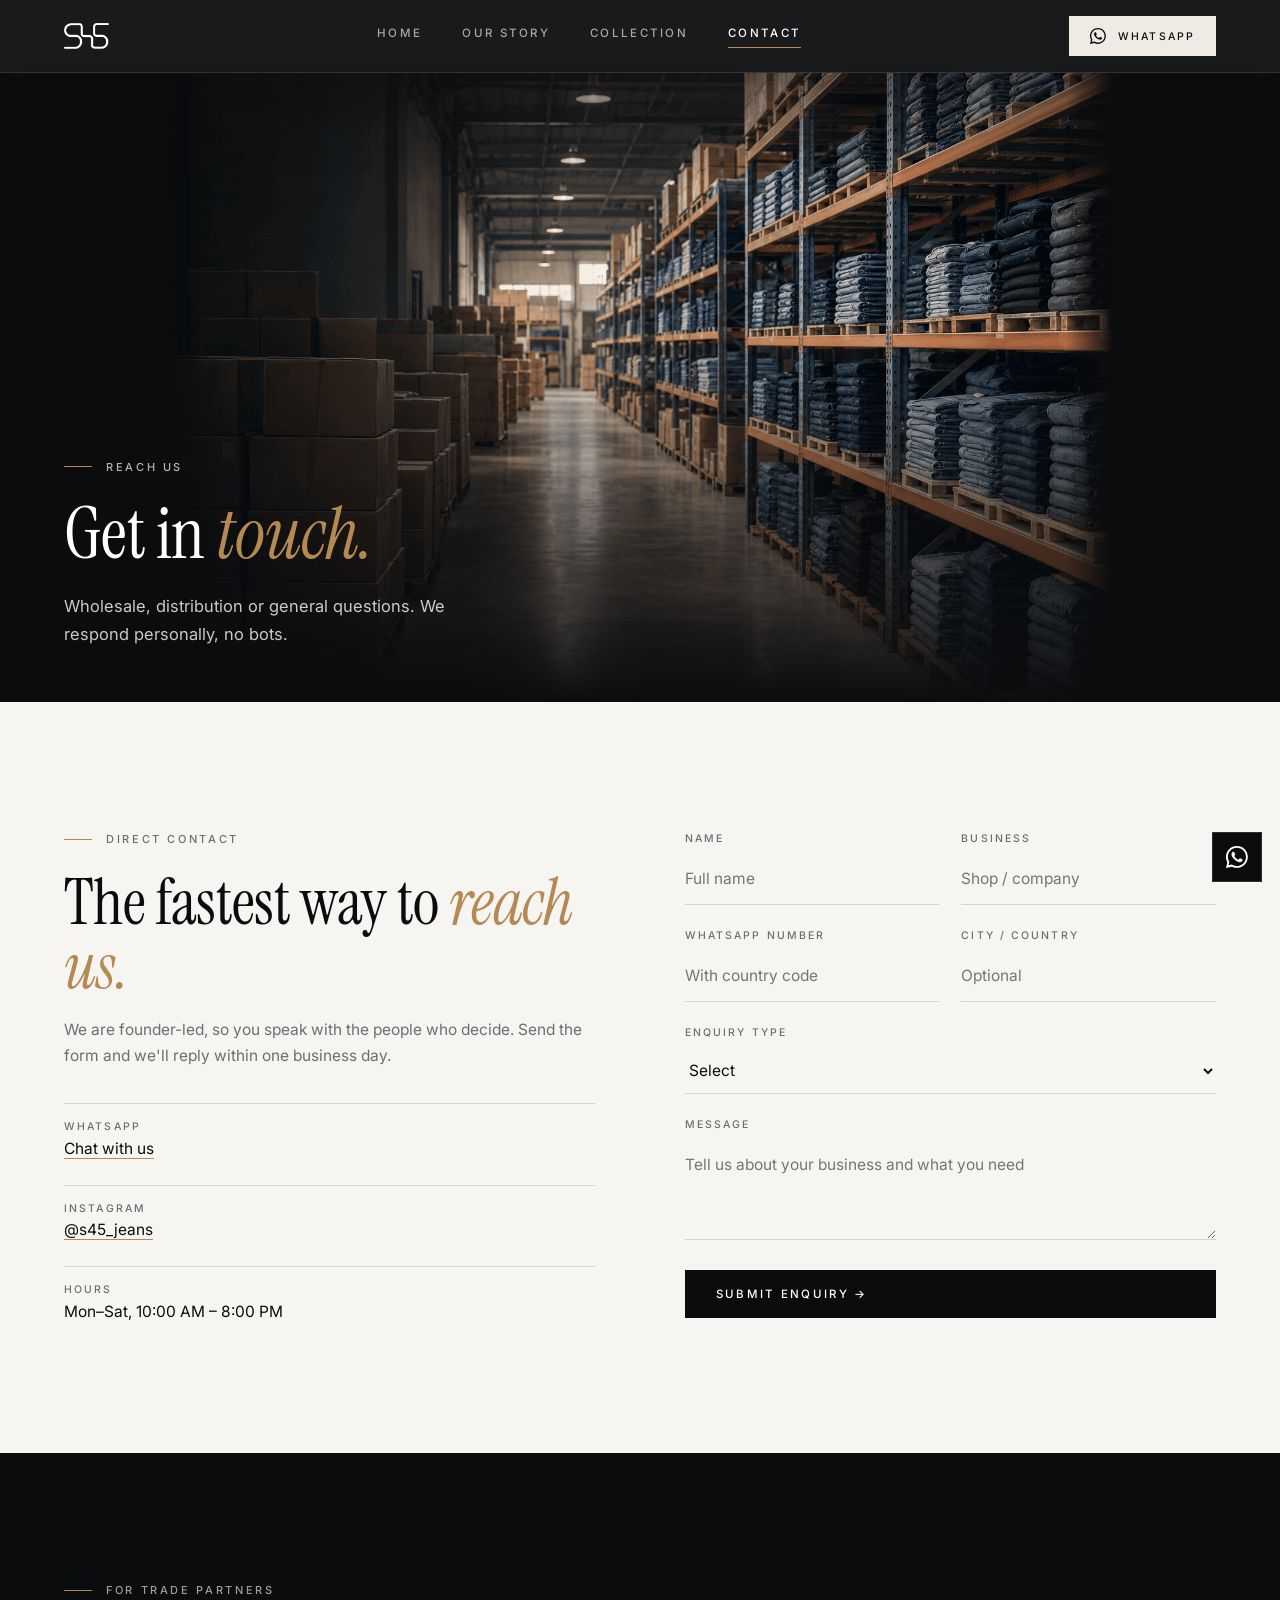
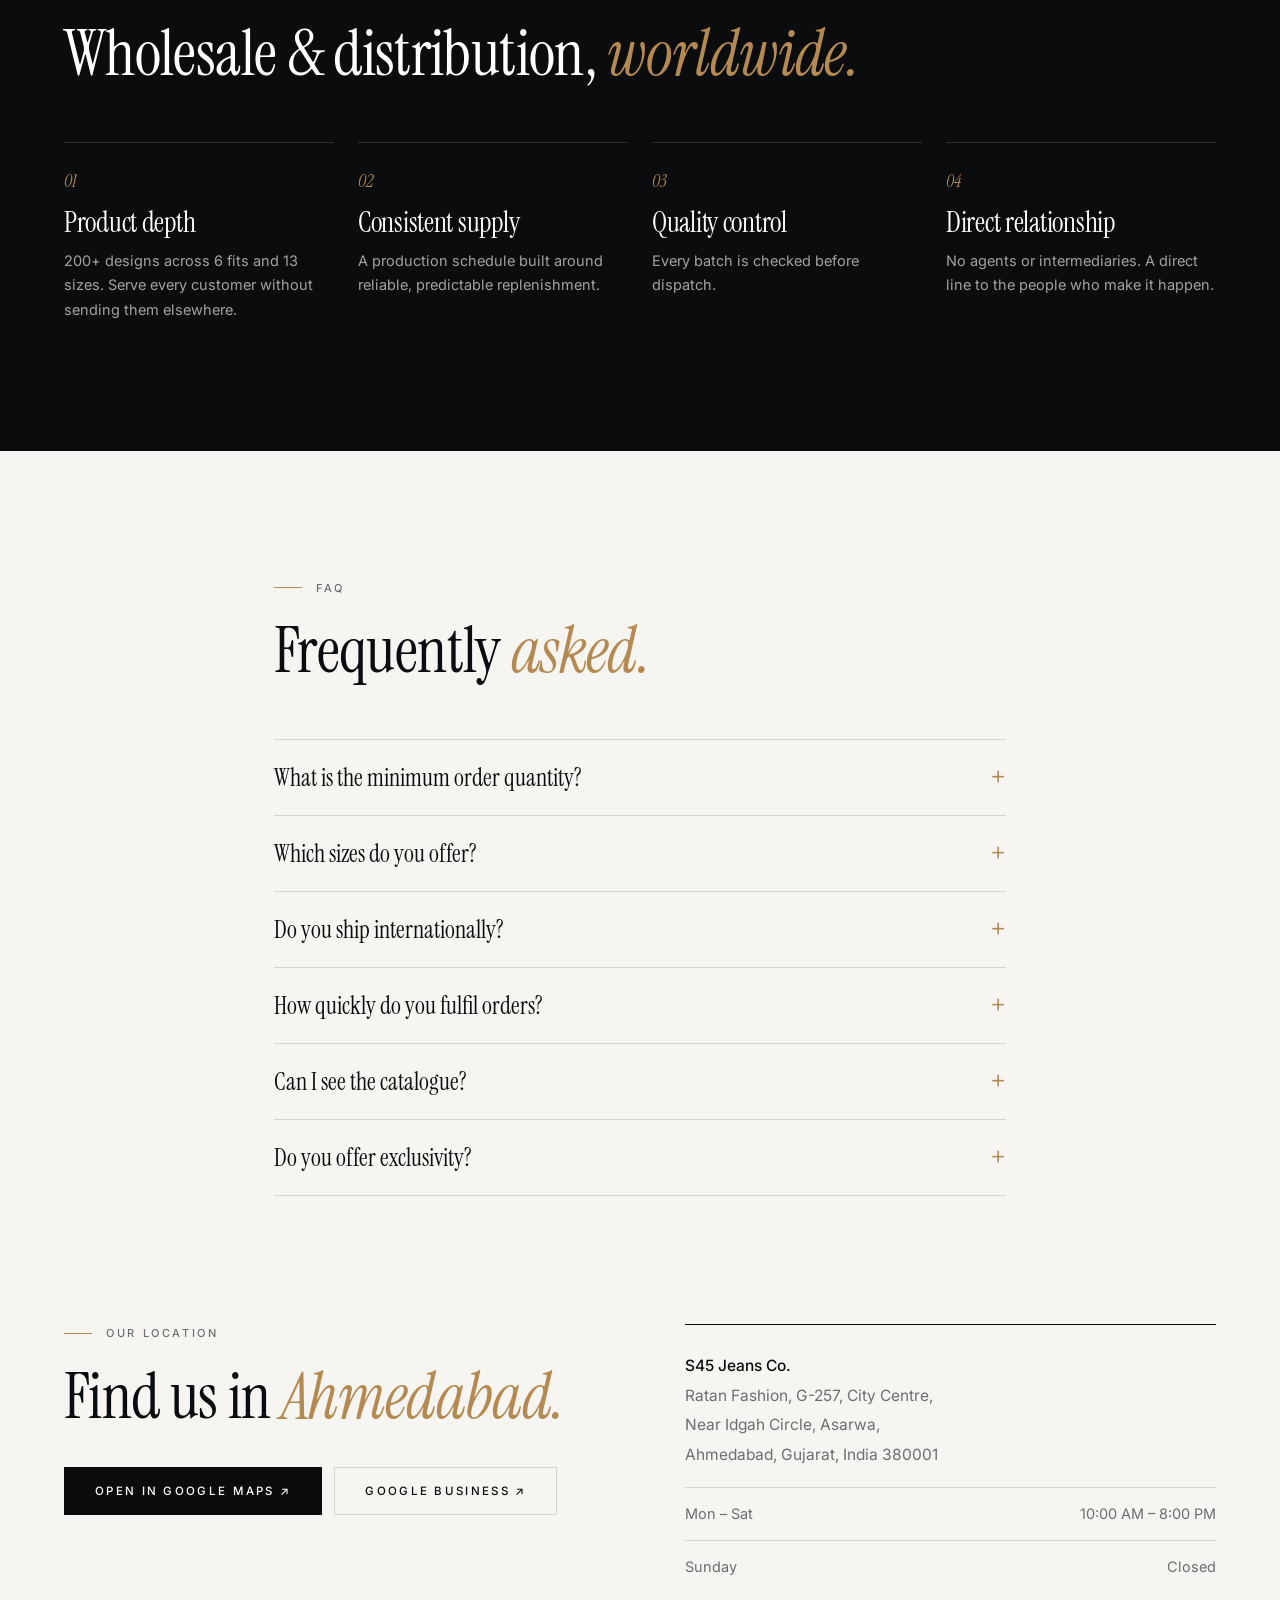
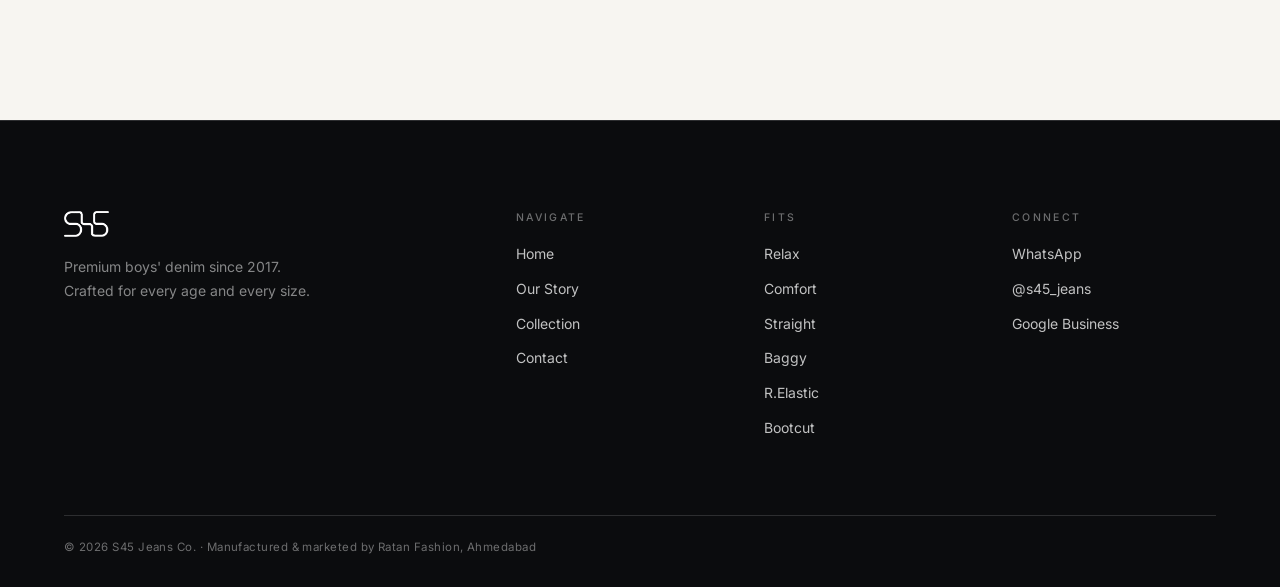
<file: contact.html>
<!DOCTYPE html>
<html lang="en">
  <head>
    <meta charset="UTF-8">
    <meta name="viewport" content="width=device-width,initial-scale=1.0,viewport-fit=cover">
    <title>Contact | S45 Jeans Co. Wholesale & Distributor Enquiries</title>
    <link rel="icon" type="image/png" href="s45.png" sizes="any">
    <link rel="apple-touch-icon" href="s45.png">
    <meta name="description" content="Wholesale and distributor enquiries for S45 Jeans Co. boys' denim. Based in Ahmedabad, shipping worldwide.">
    <meta name="keywords" content="boys jeans wholesale, jeans distributor enquiry, boys denim wholesale India, S45 jeans contact, Ahmedabad jeans manufacturer">
    <meta name="author" content="S45 Jeans Co.">
    <meta name="robots" content="index, follow">
    <meta name="theme-color" content="#0b0c0e">
    <link rel="canonical" href="https://s45jeans.pages.dev/contact.html">
    <meta property="og:type" content="website">
    <meta property="og:title" content="Contact | S45 Jeans Co. Wholesale & Distributor Enquiries">
    <meta property="og:description" content="Wholesale and distributor enquiries for S45 Jeans Co. boys' denim. Based in Ahmedabad, shipping worldwide.">
    <meta property="og:image" content="https://s45jeans.pages.dev/images/og.png">
    <meta property="og:url" content="https://s45jeans.pages.dev/contact.html">
    <meta property="og:site_name" content="S45 Jeans Co.">
    <meta property="og:locale" content="en_IN">
    <meta name="twitter:card" content="summary_large_image">
    <meta name="twitter:title" content="Contact | S45 Jeans Co. Wholesale & Distributor Enquiries">
    <meta name="twitter:description" content="Wholesale and distributor enquiries for S45 Jeans Co. boys' denim. Based in Ahmedabad, shipping worldwide.">
    <meta name="twitter:image" content="https://s45jeans.pages.dev/images/og.png">
    <link rel="preconnect" href="https://fonts.googleapis.com">
    <link rel="preconnect" href="https://fonts.gstatic.com" crossorigin>
    <link rel="stylesheet" href="style.css">
  </head>
  <body>
    <nav>
      <div class="wrap nav-in">
        <a class="logo" href="index.html"><img src="s45.png" alt="S45 Jeans Co."></a>
        <div class="links" id="links">
          <a href="index.html">Home</a>
          <a href="story.html">Our Story</a>
          <a href="collection.html">Collection</a>
          <a href="contact.html" class="on">Contact</a>
        </div>
        <a class="btn btn-pri btn-sm" href="https://wa.me/919662489952" target="_blank" rel="noopener"><svg viewBox="0 0 24 24" fill="currentColor"><path d="M17.472 14.382c-.297-.149-1.758-.867-2.03-.967-.273-.099-.471-.148-.67.15-.197.297-.767.966-.94 1.164-.173.199-.347.223-.644.075-.297-.15-1.255-.463-2.39-1.475-.883-.788-1.48-1.761-1.653-2.059-.173-.297-.018-.458.13-.606.134-.133.298-.347.446-.52.149-.174.198-.298.298-.497.099-.198.05-.371-.025-.52-.075-.149-.669-1.612-.916-2.207-.242-.579-.487-.5-.669-.51-.173-.008-.371-.01-.57-.01-.198 0-.52.074-.792.372-.272.297-1.04 1.016-1.04 2.479 0 1.462 1.065 2.875 1.213 3.074.149.198 2.096 3.2 5.077 4.487.709.306 1.262.489 1.694.625.712.227 1.36.195 1.871.118.571-.085 1.758-.719 2.006-1.413.248-.694.248-1.289.173-1.413-.074-.124-.272-.198-.57-.347z"/><path d="M11.902 0C5.308 0 0 5.308 0 11.902c0 2.087.543 4.049 1.491 5.752L0 24l6.545-1.453a11.856 11.856 0 005.357 1.28c6.594 0 11.902-5.308 11.902-11.902C23.804 5.308 18.496 0 11.902 0zm0 21.795a9.874 9.874 0 01-5.031-1.375l-.36-.214-3.733.829.844-3.64-.235-.373A9.837 9.837 0 012.02 11.902C2.02 6.418 6.418 2.02 11.902 2.02c5.484 0 9.882 4.398 9.882 9.882 0 5.484-4.398 9.893-9.882 9.893z"/></svg>WhatsApp</a>
        <button class="burger" id="burger" aria-label="Toggle menu"><i></i><i></i></button>
      </div>
    </nav>
    <header class="phead">
      <picture><source media="(max-width:760px)" srcset="images/wholesale-mobile.png"><img onerror="var s=this.previousSibling;if(s){s.remove();this.src=this.src}else{this.remove()}" src="images/wholesale.png" alt="Stacked cartons of folded jeans in a warehouse" fetchpriority="high" decoding="async"></picture>
      <div class="wrap">
        <span class="eyebrow">Reach us</span>
        <h1>Get in <em>touch.</em></h1>
        <p>Wholesale, distribution or general questions. We respond personally, no bots.</p>
      </div>
    </header>
    <section>
      <div class="wrap split" style="align-items:start">
        <div>
          <span class="eyebrow">Direct contact</span>
          <h2>The fastest way to <em>reach us.</em></h2>
          <p>We are founder-led, so you speak with the people who decide. Send the form and we'll reply within one business day.</p>
          <div class="chan">
            <div>
              <b>WhatsApp</b>
              <a href="https://wa.me/919662489952" target="_blank" rel="noopener">Chat with us</a>
            </div>
            <div>
              <b>Instagram</b>
              <a href="https://www.instagram.com/s45_jeans" target="_blank" rel="noopener">@s45_jeans</a>
            </div>
            <div>
              <b>Hours</b>
              Mon–Sat, 10:00 AM – 8:00 PM
            </div>
          </div>
        </div>
        <form id="enquiryForm">
          <div class="two">
            <div>
              <label for="fname">Name</label>
              <input id="fname" required placeholder="Full name">
            </div>
            <div>
              <label for="fbusiness">Business</label>
              <input id="fbusiness" required placeholder="Shop / company">
            </div>
          </div>
          <div class="two">
            <div>
              <label for="fphone">WhatsApp number</label>
              <input id="fphone" type="tel" required placeholder="With country code">
            </div>
            <div>
              <label for="fcity">City / country</label>
              <input id="fcity" placeholder="Optional">
            </div>
          </div>
          <div>
            <label for="ftype">Enquiry type</label>
            <select id="ftype" required>
              <option value="" disabled selected>Select</option>
              <option>Wholesale / Bulk Order</option>
              <option>Distribution Partnership</option>
              <option>Retail Stocking</option>
              <option>Current Designs &amp; Stock</option>
              <option>Size Availability</option>
              <option>International Enquiry</option>
              <option>Other</option>
            </select>
          </div>
          <div>
            <label for="fmessage">Message</label>
            <textarea id="fmessage" placeholder="Tell us about your business and what you need"></textarea>
          </div>
          <div id="st">
          </div>
          <button class="btn btn-dark" type="submit">Submit enquiry →</button>
        </form>
      </div>
    </section>
    <section class="dark">
      <div class="wrap">
        <div class="head">
          <span class="eyebrow">For trade partners</span>
          <h2>Wholesale &amp; distribution, <em>worldwide.</em></h2>
        </div>
        <div class="grid g3" style="grid-template-columns:repeat(auto-fit,minmax(220px,1fr))">
          <div class="card pad rv">
            <span class="num">01</span>
            <h3>Product depth</h3>
            <p>200+ designs across 6 fits and 13 sizes. Serve every customer without sending them elsewhere.</p>
          </div>
          <div class="card pad rv">
            <span class="num">02</span>
            <h3>Consistent supply</h3>
            <p>A production schedule built around reliable, predictable replenishment.</p>
          </div>
          <div class="card pad rv">
            <span class="num">03</span>
            <h3>Quality control</h3>
            <p>Every batch is checked before dispatch.</p>
          </div>
          <div class="card pad rv">
            <span class="num">04</span>
            <h3>Direct relationship</h3>
            <p>No agents or intermediaries. A direct line to the people who make it happen.</p>
          </div>
        </div>
      </div>
    </section>
    <section>
      <div class="wrap" style="max-width:860px">
        <div class="head">
          <span class="eyebrow">FAQ</span>
          <h2>Frequently <em>asked.</em></h2>
        </div>
        <details>
          <summary>What is the minimum order quantity?</summary>
          <p>Flexible, depending on the mix of fits and sizes. We work with small boutiques and large distributors. Message us on WhatsApp with your requirements.</p>
        </details>
        <details>
          <summary>Which sizes do you offer?</summary>
          <p>Sizes 16 to 40. Availability varies by fit; see the <a href="collection.html#sizes" style="color:var(--blue);text-decoration:underline">size guide</a>.</p>
        </details>
        <details>
          <summary>Do you ship internationally?</summary>
          <p>Yes. We work with wholesale partners worldwide and can arrange international shipping for bulk orders.</p>
        </details>
        <details>
          <summary>How quickly do you fulfil orders?</summary>
          <p>Standard orders follow our regular production cycle; repeat orders of existing designs are typically faster. We discuss timelines at the start.</p>
        </details>
        <details>
          <summary>Can I see the catalogue?</summary>
          <p>Yes. Message us on WhatsApp for our current catalogue, stock and pricing.</p>
        </details>
        <details>
          <summary>Do you offer exclusivity?</summary>
          <p>Case by case, for the right partners in specific regions. Reach out to start the conversation.</p>
        </details>
      </div>
    </section>
    <section style="padding-top:0">
      <div class="wrap split" style="align-items:start">
        <div>
          <span class="eyebrow">Our location</span>
          <h2>Find us in <em>Ahmedabad.</em></h2>
          <div class="row">
            <a class="btn btn-dark" href="https://maps.app.goo.gl/ASfNMataX6fXFdp4A?g_st=ac" target="_blank" rel="noopener">Open in Google Maps ↗</a>
            <a class="btn btn-line" href="https://share.google/lygppfaeWV8pXCsjt" target="_blank" rel="noopener">Google Business ↗</a>
          </div>
        </div>
        <div class="addr">
          <strong>S45 Jeans Co.</strong>
          <br>
          Ratan Fashion, G-257, City Centre,
          <br>
          Near Idgah Circle, Asarwa,
          <br>
          Ahmedabad, Gujarat, India 380001
          <div style="margin-top:18px">
            <div class="hrs">
              <span>Mon – Sat</span>
              <span>10:00 AM – 8:00 PM</span>
            </div>
            <div class="hrs">
              <span>Sunday</span>
              <span>Closed</span>
            </div>
          </div>
        </div>
      </div>
    </section>
    <a class="wafab" href="https://wa.me/919662489952" target="_blank" rel="noopener" aria-label="Chat on WhatsApp"><svg viewBox="0 0 24 24" fill="currentColor"><path d="M17.472 14.382c-.297-.149-1.758-.867-2.03-.967-.273-.099-.471-.148-.67.15-.197.297-.767.966-.94 1.164-.173.199-.347.223-.644.075-.297-.15-1.255-.463-2.39-1.475-.883-.788-1.48-1.761-1.653-2.059-.173-.297-.018-.458.13-.606.134-.133.298-.347.446-.52.149-.174.198-.298.298-.497.099-.198.05-.371-.025-.52-.075-.149-.669-1.612-.916-2.207-.242-.579-.487-.5-.669-.51-.173-.008-.371-.01-.57-.01-.198 0-.52.074-.792.372-.272.297-1.04 1.016-1.04 2.479 0 1.462 1.065 2.875 1.213 3.074.149.198 2.096 3.2 5.077 4.487.709.306 1.262.489 1.694.625.712.227 1.36.195 1.871.118.571-.085 1.758-.719 2.006-1.413.248-.694.248-1.289.173-1.413-.074-.124-.272-.198-.57-.347z"/><path d="M11.902 0C5.308 0 0 5.308 0 11.902c0 2.087.543 4.049 1.491 5.752L0 24l6.545-1.453a11.856 11.856 0 005.357 1.28c6.594 0 11.902-5.308 11.902-11.902C23.804 5.308 18.496 0 11.902 0zm0 21.795a9.874 9.874 0 01-5.031-1.375l-.36-.214-3.733.829.844-3.64-.235-.373A9.837 9.837 0 012.02 11.902C2.02 6.418 6.418 2.02 11.902 2.02c5.484 0 9.882 4.398 9.882 9.882 0 5.484-4.398 9.893-9.882 9.893z"/></svg></a>
    <footer>
      <div class="wrap">
        <div class="fgrid">
          <div>
            <img src="s45.png" alt="S45 Jeans Co.">
            <p>Premium boys' denim since 2017. Crafted for every age and every size.</p>
          </div>
          <div>
            <h4>Navigate</h4>
            <ul>
              <li><a href="index.html">Home</a></li>
              <li><a href="story.html">Our Story</a></li>
              <li><a href="collection.html">Collection</a></li>
              <li><a href="contact.html">Contact</a></li>
            </ul>
          </div>
          <div>
            <h4>Fits</h4>
            <ul>
              <li><a href="collection.html#relax">Relax</a></li>
              <li><a href="collection.html#comfort">Comfort</a></li>
              <li><a href="collection.html#straight">Straight</a></li>
              <li><a href="collection.html#baggy">Baggy</a></li>
              <li><a href="collection.html#relastic">R.Elastic</a></li>
              <li><a href="collection.html#bootcut">Bootcut</a></li>
            </ul>
          </div>
          <div>
            <h4>Connect</h4>
            <ul>
              <li><a href="https://wa.me/919662489952">WhatsApp</a></li>
              <li><a href="https://www.instagram.com/s45_jeans">@s45_jeans</a></li>
              <li><a href="https://share.google/lygppfaeWV8pXCsjt">Google Business</a></li>
            </ul>
          </div>
        </div>
        <div class="copy">
          © 2026 S45 Jeans Co. · Manufactured &amp; marketed by Ratan Fashion, Ahmedabad
        </div>
      </div>
    </footer>
    <script src="app.js"></script>
  </body>
</html>
</file>
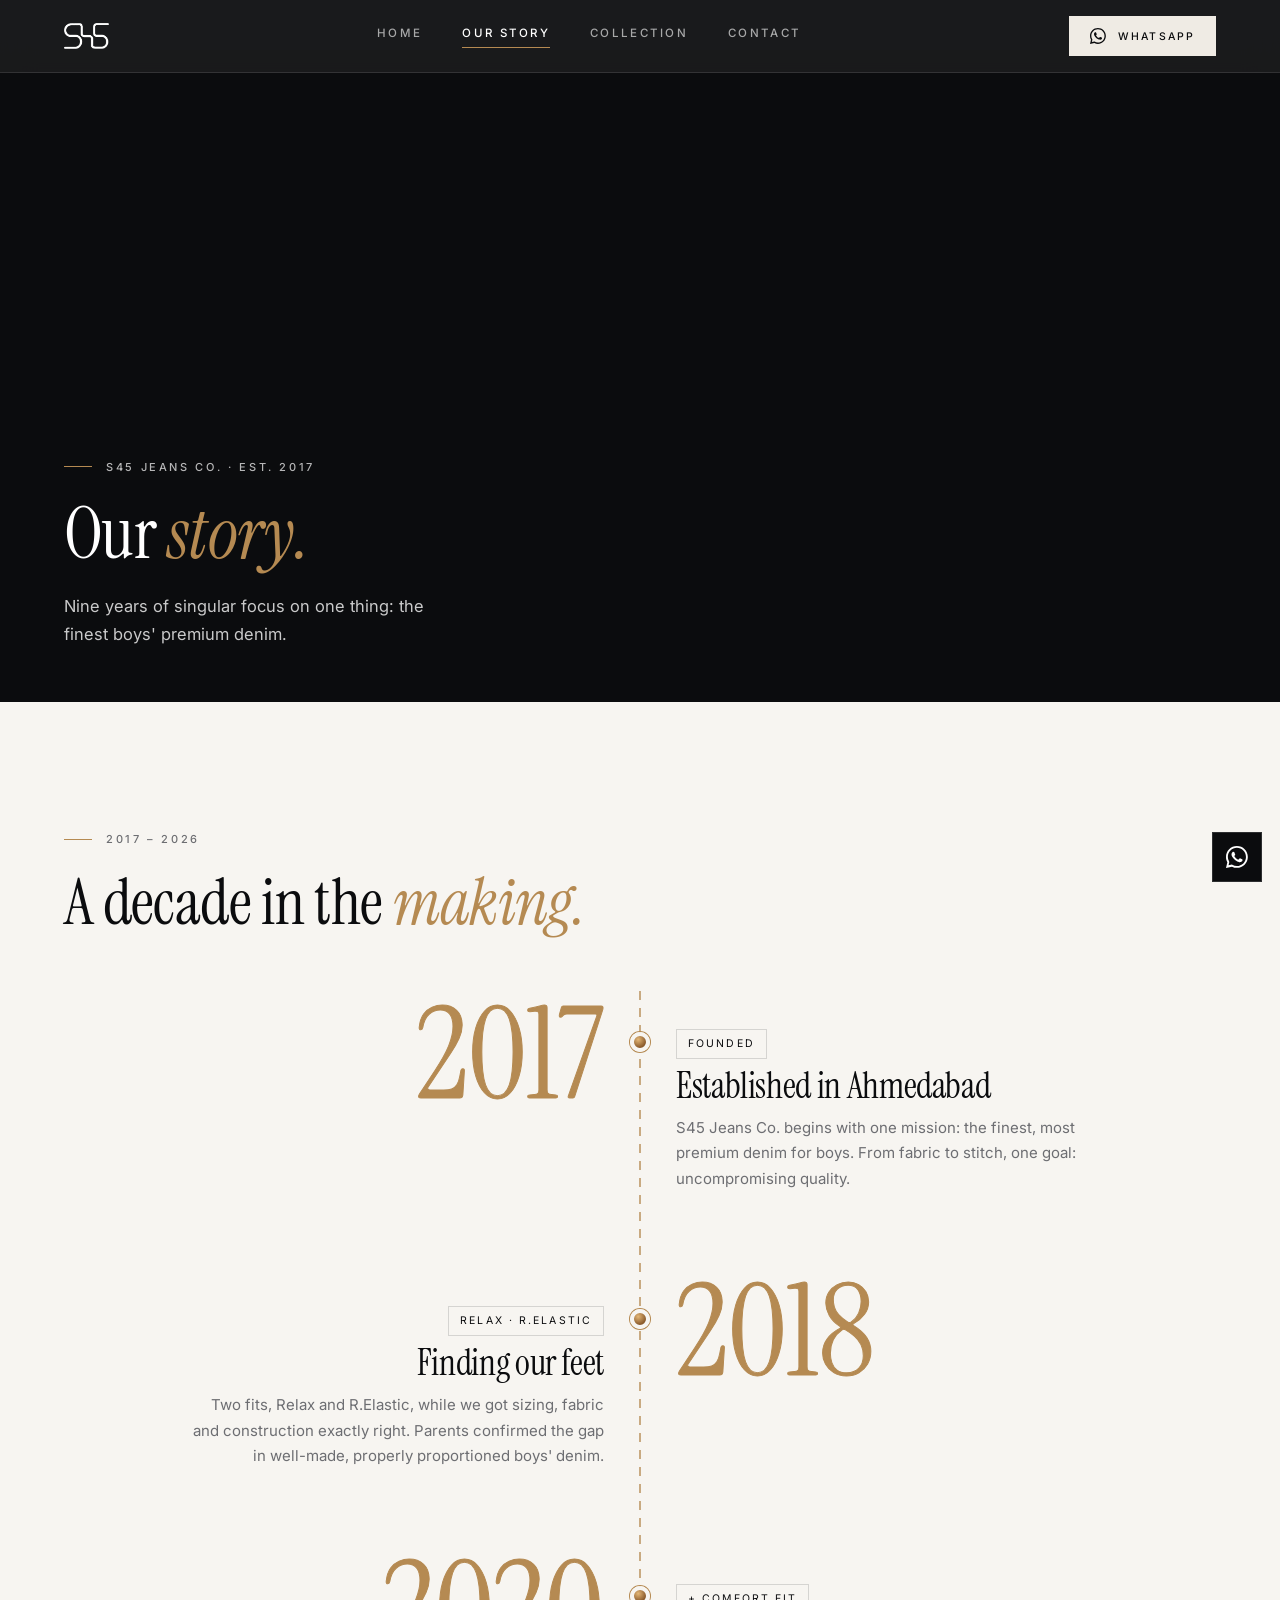
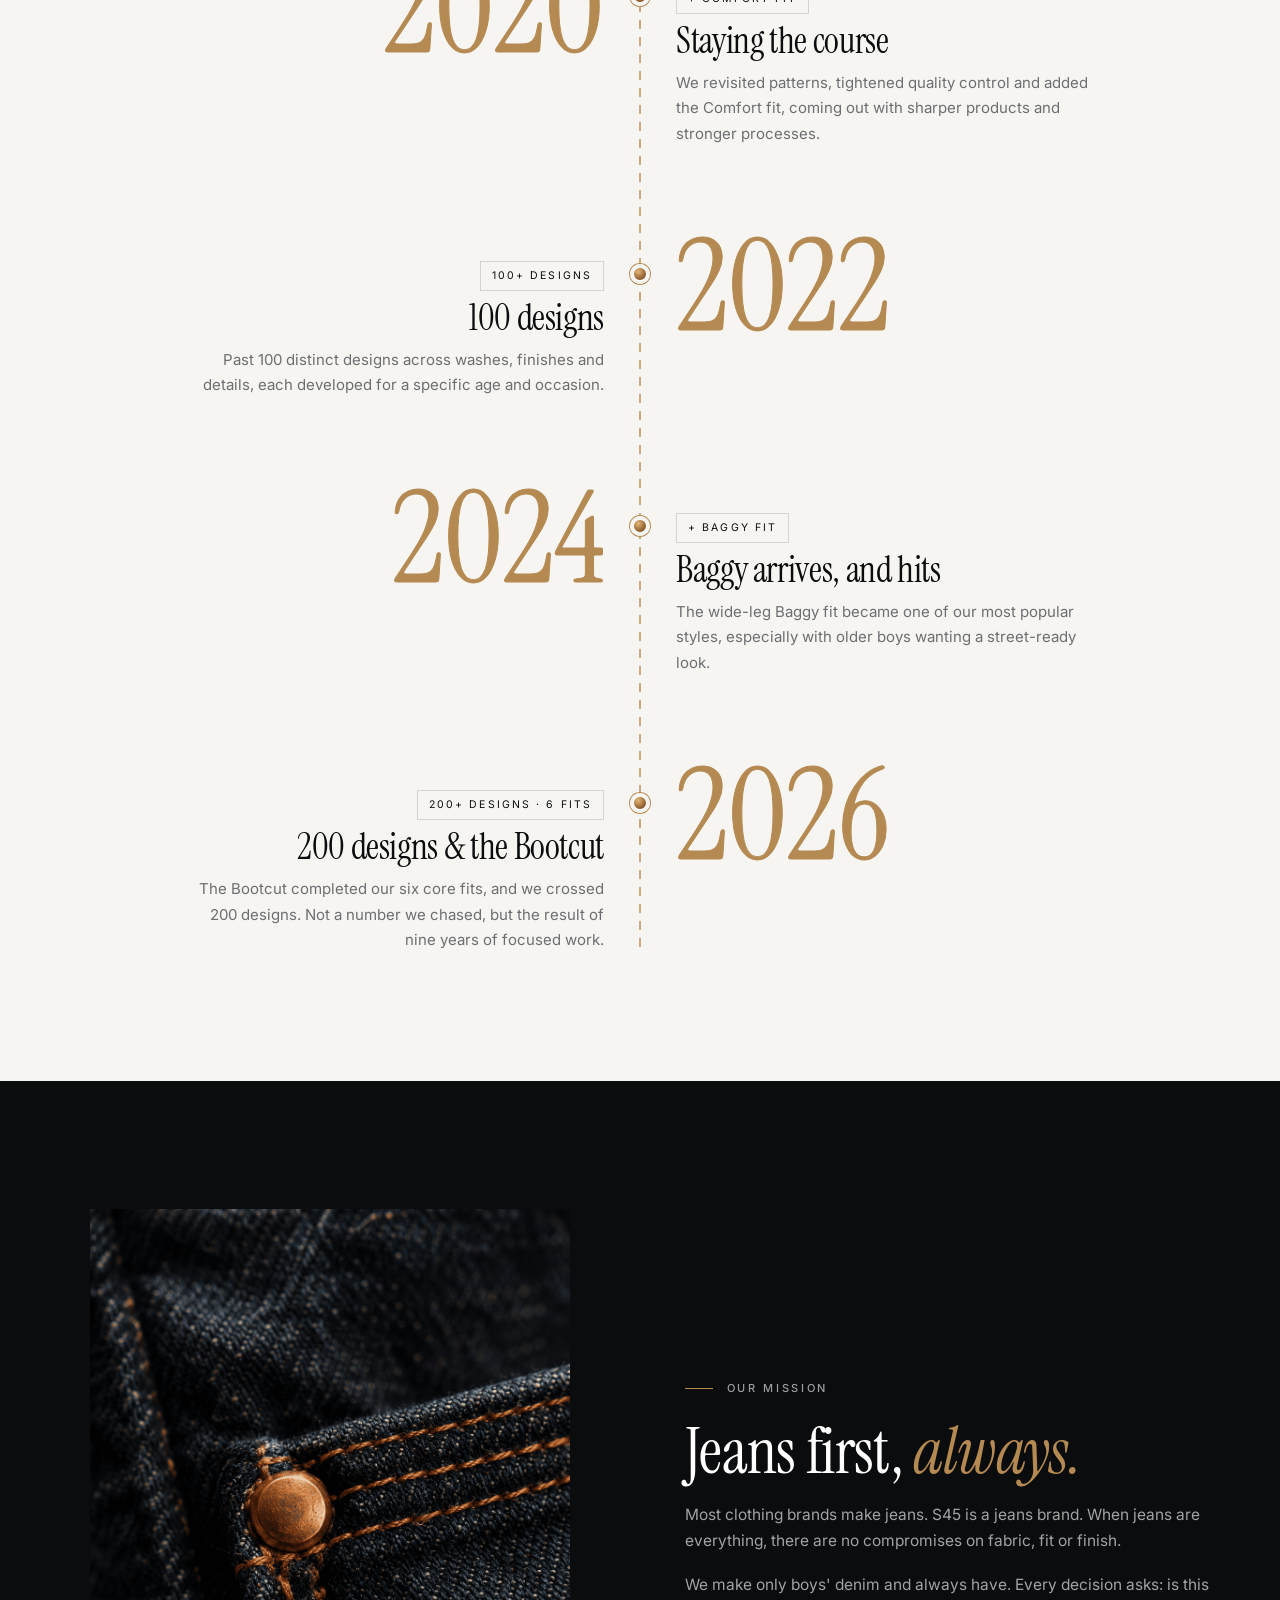
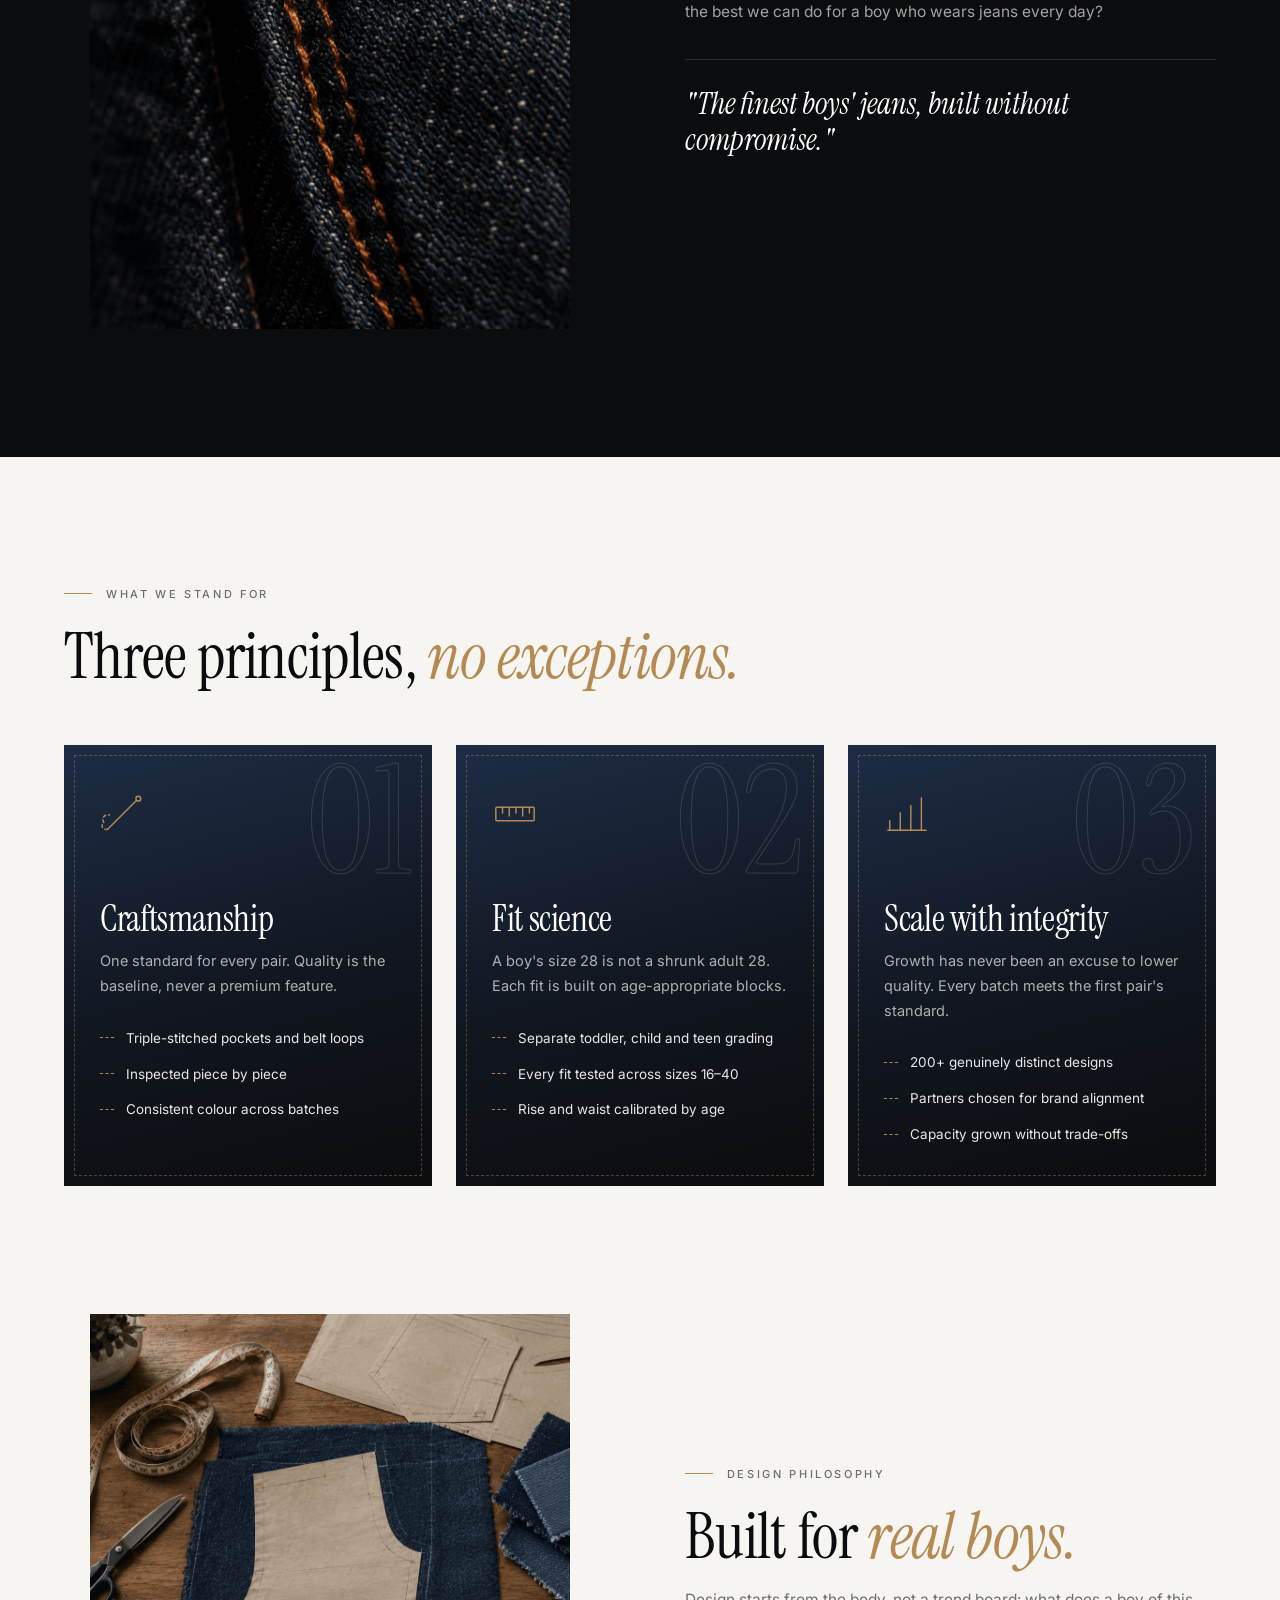
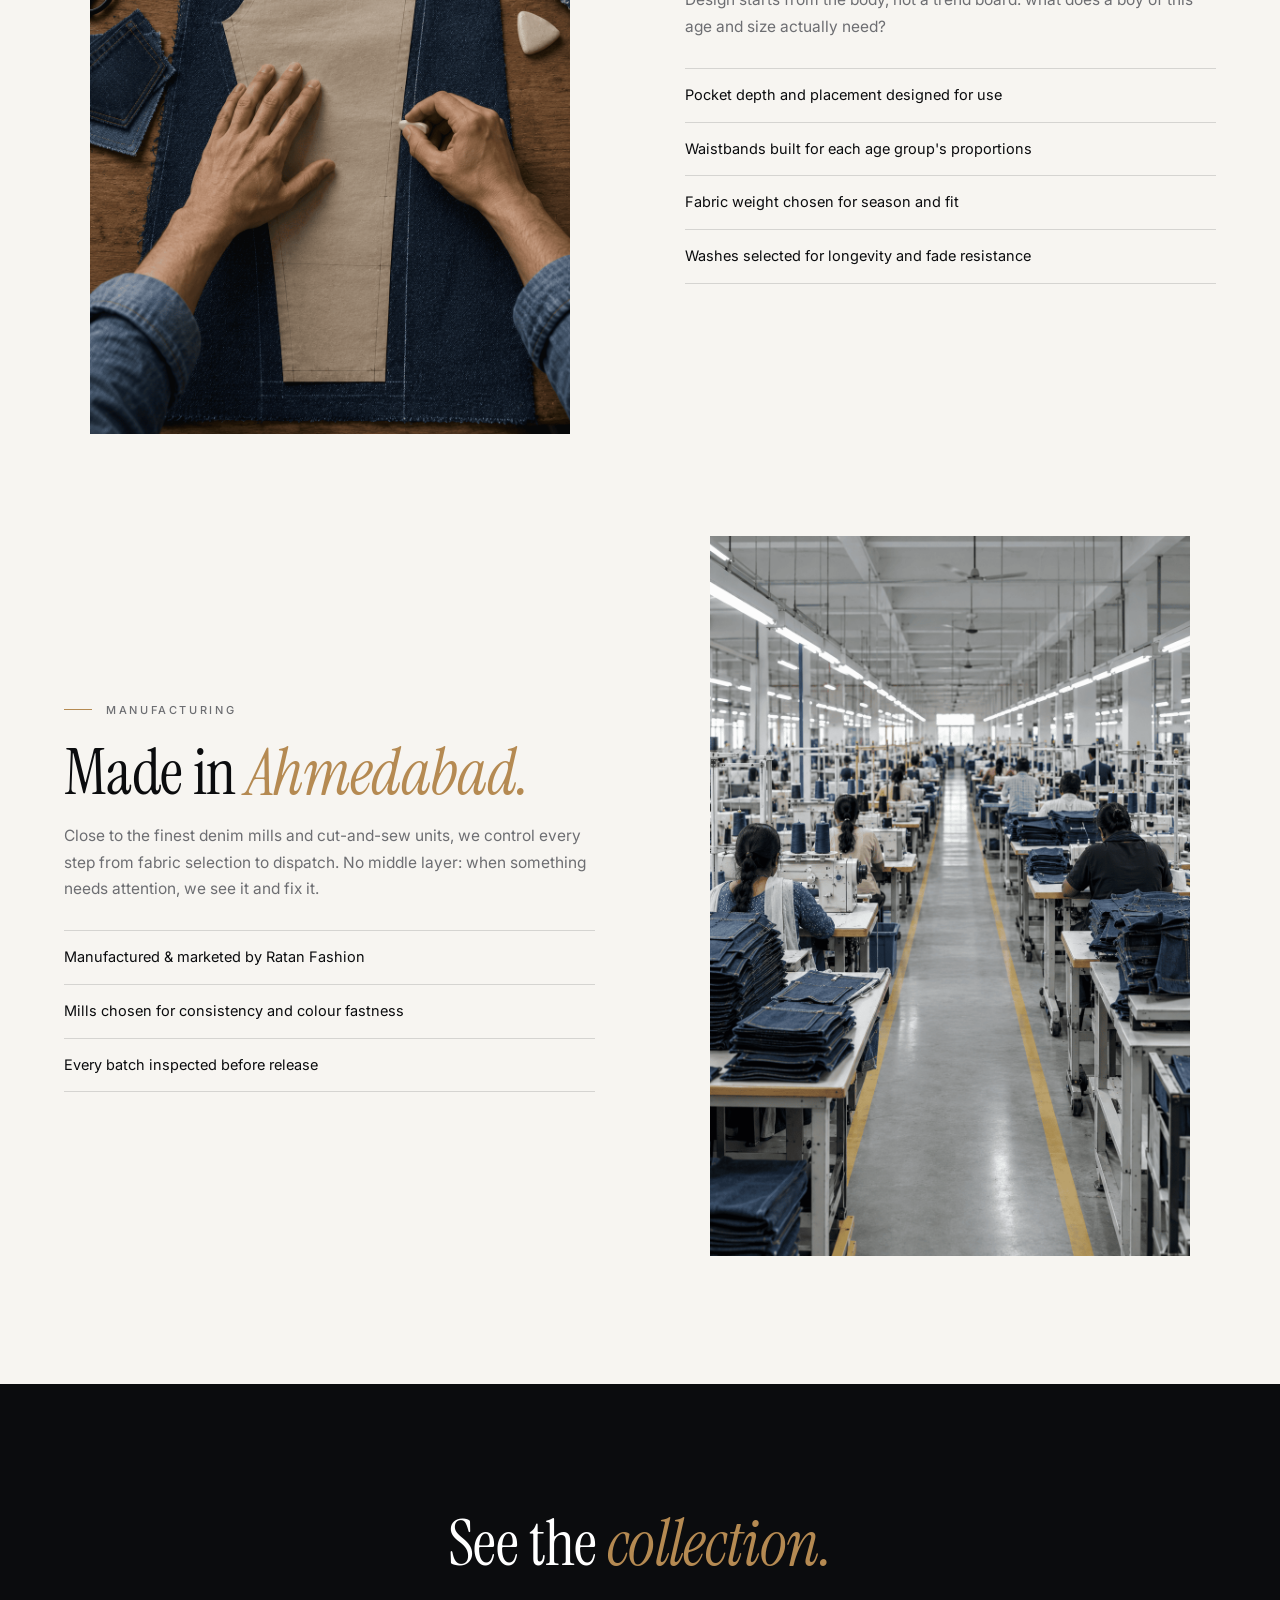
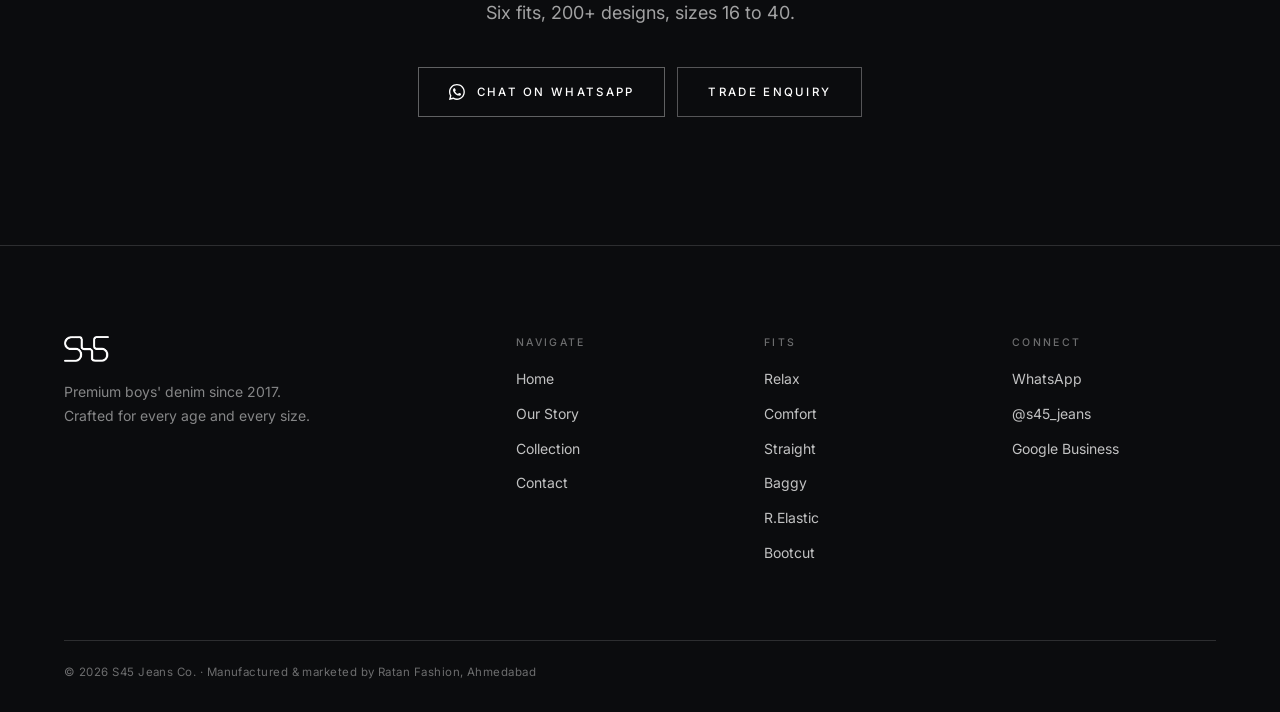
<file: story.html>
<!DOCTYPE html>
<html lang="en">
  <head>
    <meta charset="UTF-8">
    <meta name="viewport" content="width=device-width,initial-scale=1.0,viewport-fit=cover">
    <title>Our Story | S45 Jeans Co. Premium Boys Denim Since 2017</title>
    <link rel="icon" type="image/png" href="s45.png" sizes="any">
    <link rel="apple-touch-icon" href="s45.png">
    <meta name="description" content="Nine years of focus on premium boys' denim, made in Ahmedabad. Meet S45 Jeans Co.">
    <meta name="keywords" content="S45 Jeans story, boys denim brand, Ahmedabad jeans manufacturer, Ratan Fashion, premium boys denim">
    <meta name="author" content="S45 Jeans Co.">
    <meta name="robots" content="index, follow">
    <meta name="theme-color" content="#0b0c0e">
    <link rel="canonical" href="https://s45jeans.pages.dev/story.html">
    <meta property="og:type" content="website">
    <meta property="og:title" content="Our Story | S45 Jeans Co. Premium Boys Denim Since 2017">
    <meta property="og:description" content="Nine years of focus on premium boys' denim, made in Ahmedabad. Meet S45 Jeans Co.">
    <meta property="og:image" content="https://s45jeans.pages.dev/images/og.png">
    <meta property="og:url" content="https://s45jeans.pages.dev/story.html">
    <meta property="og:site_name" content="S45 Jeans Co.">
    <meta property="og:locale" content="en_IN">
    <meta name="twitter:card" content="summary_large_image">
    <meta name="twitter:title" content="Our Story | S45 Jeans Co. Premium Boys Denim Since 2017">
    <meta name="twitter:description" content="Nine years of focus on premium boys' denim, made in Ahmedabad. Meet S45 Jeans Co.">
    <meta name="twitter:image" content="https://s45jeans.pages.dev/images/og.png">
    <link rel="preconnect" href="https://fonts.googleapis.com">
    <link rel="preconnect" href="https://fonts.gstatic.com" crossorigin>
    <link rel="stylesheet" href="style.css">
  </head>
  <body>
    <nav>
      <div class="wrap nav-in">
        <a class="logo" href="index.html"><img src="s45.png" alt="S45 Jeans Co."></a>
        <div class="links" id="links">
          <a href="index.html">Home</a>
          <a href="story.html" class="on">Our Story</a>
          <a href="collection.html">Collection</a>
          <a href="contact.html">Contact</a>
        </div>
        <a class="btn btn-pri btn-sm" href="https://wa.me/919662489952" target="_blank" rel="noopener"><svg viewBox="0 0 24 24" fill="currentColor"><path d="M17.472 14.382c-.297-.149-1.758-.867-2.03-.967-.273-.099-.471-.148-.67.15-.197.297-.767.966-.94 1.164-.173.199-.347.223-.644.075-.297-.15-1.255-.463-2.39-1.475-.883-.788-1.48-1.761-1.653-2.059-.173-.297-.018-.458.13-.606.134-.133.298-.347.446-.52.149-.174.198-.298.298-.497.099-.198.05-.371-.025-.52-.075-.149-.669-1.612-.916-2.207-.242-.579-.487-.5-.669-.51-.173-.008-.371-.01-.57-.01-.198 0-.52.074-.792.372-.272.297-1.04 1.016-1.04 2.479 0 1.462 1.065 2.875 1.213 3.074.149.198 2.096 3.2 5.077 4.487.709.306 1.262.489 1.694.625.712.227 1.36.195 1.871.118.571-.085 1.758-.719 2.006-1.413.248-.694.248-1.289.173-1.413-.074-.124-.272-.198-.57-.347z"/><path d="M11.902 0C5.308 0 0 5.308 0 11.902c0 2.087.543 4.049 1.491 5.752L0 24l6.545-1.453a11.856 11.856 0 005.357 1.28c6.594 0 11.902-5.308 11.902-11.902C23.804 5.308 18.496 0 11.902 0zm0 21.795a9.874 9.874 0 01-5.031-1.375l-.36-.214-3.733.829.844-3.64-.235-.373A9.837 9.837 0 012.02 11.902C2.02 6.418 6.418 2.02 11.902 2.02c5.484 0 9.882 4.398 9.882 9.882 0 5.484-4.398 9.893-9.882 9.893z"/></svg>WhatsApp</a>
        <button class="burger" id="burger" aria-label="Toggle menu"><i></i><i></i></button>
      </div>
    </nav>
    <header class="phead">
      <picture><source media="(max-width:760px)" srcset="images/story-mobile.png"><img onerror="var s=this.previousSibling;if(s){s.remove();this.src=this.src}else{this.remove()}" src="images/story.png" alt="Denim rolls and cutting table in a tailoring workshop" fetchpriority="high" decoding="async"></picture>
      <div class="wrap">
        <span class="eyebrow">S45 Jeans Co. · Est. 2017</span>
        <h1>Our <em>story.</em></h1>
        <p>Nine years of singular focus on one thing: the finest boys' premium denim.</p>
      </div>
    </header>
    <section class="tl-sec">
      <div class="wrap">
        <div class="head">
          <span class="eyebrow">2017 – 2026</span>
          <h2>A decade in the <em>making.</em></h2>
        </div>
        <div class="tl">
          <article class="tl-i rv"><span class="tl-y">2017</span><div class="tl-c"><span class="tl-tag">Founded</span><h3>Established in Ahmedabad</h3><p>S45 Jeans Co. begins with one mission: the finest, most premium denim for boys. From fabric to stitch, one goal: uncompromising quality.</p></div></article>
          <article class="tl-i rv"><span class="tl-y">2018</span><div class="tl-c"><span class="tl-tag">Relax · R.Elastic</span><h3>Finding our feet</h3><p>Two fits, Relax and R.Elastic, while we got sizing, fabric and construction exactly right. Parents confirmed the gap in well-made, properly proportioned boys' denim.</p></div></article>
          <article class="tl-i rv"><span class="tl-y">2020</span><div class="tl-c"><span class="tl-tag">+ Comfort fit</span><h3>Staying the course</h3><p>We revisited patterns, tightened quality control and added the Comfort fit, coming out with sharper products and stronger processes.</p></div></article>
          <article class="tl-i rv"><span class="tl-y">2022</span><div class="tl-c"><span class="tl-tag">100+ designs</span><h3>100 designs</h3><p>Past 100 distinct designs across washes, finishes and details, each developed for a specific age and occasion.</p></div></article>
          <article class="tl-i rv"><span class="tl-y">2024</span><div class="tl-c"><span class="tl-tag">+ Baggy fit</span><h3>Baggy arrives, and hits</h3><p>The wide-leg Baggy fit became one of our most popular styles, especially with older boys wanting a street-ready look.</p></div></article>
          <article class="tl-i rv"><span class="tl-y">2026</span><div class="tl-c"><span class="tl-tag">200+ designs · 6 fits</span><h3>200 designs &amp; the Bootcut</h3><p>The Bootcut completed our six core fits, and we crossed 200 designs. Not a number we chased, but the result of nine years of focused work.</p></div></article>
        </div>
      </div>
    </section>
    <section class="dark">
      <div class="wrap split">
        <div class="media">
          <img onerror="this.remove()" src="images/craft.png" alt="Close-up of denim stitching and rivet" loading="lazy" decoding="async">
        </div>
        <div>
          <span class="eyebrow">Our mission</span>
          <h2>Jeans first, <em>always.</em></h2>
          <p>Most clothing brands make jeans. S45 is a jeans brand. When jeans are everything, there are no compromises on fabric, fit or finish.</p>
          <p>We make only boys' denim and always have. Every decision asks: is this the best we can do for a boy who wears jeans every day?</p>
          <blockquote>"The finest boys' jeans, built without compromise."</blockquote>
        </div>
      </div>
    </section>
    <section>
      <div class="wrap">
        <div class="head">
          <span class="eyebrow">What we stand for</span>
          <h2>Three principles, <em>no exceptions.</em></h2>
        </div>
        <div class="prs">
          <div class="pr rv">
            <span class="pr-n">01</span>
            <svg class="pr-i" viewBox="0 0 48 48" aria-hidden="true"><path d="M8 40L38 10"/><circle cx="40" cy="8" r="2.5"/><path d="M8 40c-5 1-8-4-4-7" stroke-dasharray="3 3"/><path d="M4 33c-3-5 1-9 6-8" stroke-dasharray="3 3"/></svg>
            <h3>Craftsmanship</h3>
            <p>One standard for every pair. Quality is the baseline, never a premium feature.</p>
            <ul>
              <li>Triple-stitched pockets and belt loops</li>
              <li>Inspected piece by piece</li>
              <li>Consistent colour across batches</li>
            </ul>
          </div>
          <div class="pr rv">
            <span class="pr-n">02</span>
            <svg class="pr-i" viewBox="0 0 48 48" aria-hidden="true"><rect x="4" y="17" width="40" height="14" rx="1"/><path d="M11 17v6M18 17v9M25 17v6M32 17v9M39 17v6"/></svg>
            <h3>Fit science</h3>
            <p>A boy's size 28 is not a shrunk adult 28. Each fit is built on age-appropriate blocks.</p>
            <ul>
              <li>Separate toddler, child and teen grading</li>
              <li>Every fit tested across sizes 16–40</li>
              <li>Rise and waist calibrated by age</li>
            </ul>
          </div>
          <div class="pr rv">
            <span class="pr-n">03</span>
            <svg class="pr-i" viewBox="0 0 48 48" aria-hidden="true"><path d="M6 41V31M17 41V23M28 41V15M39 41V7"/><path d="M4 41h40"/></svg>
            <h3>Scale with integrity</h3>
            <p>Growth has never been an excuse to lower quality. Every batch meets the first pair's standard.</p>
            <ul>
              <li>200+ genuinely distinct designs</li>
              <li>Partners chosen for brand alignment</li>
              <li>Capacity grown without trade-offs</li>
            </ul>
          </div>
        </div>
      </div>
    </section>
    <section style="padding-top:0">
      <div class="wrap">
        <div class="split" style="margin-bottom:clamp(56px,8vw,110px)">
          <div class="media">
            <img onerror="this.remove()" src="images/fit-science.png" alt="Pattern maker marking a small denim pattern" loading="lazy" decoding="async">
          </div>
          <div>
            <span class="eyebrow">Design philosophy</span>
            <h2>Built for <em>real boys.</em></h2>
            <p>Design starts from the body, not a trend board: what does a boy of this age and size actually need?</p>
            <ul class="ticks">
              <li>Pocket depth and placement designed for use</li>
              <li>Waistbands built for each age group's proportions</li>
              <li>Fabric weight chosen for season and fit</li>
              <li>Washes selected for longevity and fade resistance</li>
            </ul>
          </div>
        </div>
        <div class="split rev">
          <div class="media">
            <img onerror="this.remove()" src="images/production.png" alt="Cut-and-sew production floor in Ahmedabad" loading="lazy" decoding="async">
          </div>
          <div>
            <span class="eyebrow">Manufacturing</span>
            <h2>Made in <em>Ahmedabad.</em></h2>
            <p>Close to the finest denim mills and cut-and-sew units, we control every step from fabric selection to dispatch. No middle layer: when something needs attention, we see it and fix it.</p>
            <ul class="ticks">
              <li>Manufactured &amp; marketed by Ratan Fashion</li>
              <li>Mills chosen for consistency and colour fastness</li>
              <li>Every batch inspected before release</li>
            </ul>
          </div>
        </div>
      </div>
    </section>
    <section class="dark">
      <div class="wrap" style="text-align:center">
        <h2 class="rv">See the <em>collection.</em></h2>
        <p class="lead rv" style="margin-inline:auto">Six fits, 200+ designs, sizes 16 to 40.</p>
        <div class="row rv" style="justify-content:center">
          <a class="btn btn-wa" href="https://wa.me/919662489952" target="_blank" rel="noopener"><svg viewBox="0 0 24 24" fill="currentColor"><path d="M17.472 14.382c-.297-.149-1.758-.867-2.03-.967-.273-.099-.471-.148-.67.15-.197.297-.767.966-.94 1.164-.173.199-.347.223-.644.075-.297-.15-1.255-.463-2.39-1.475-.883-.788-1.48-1.761-1.653-2.059-.173-.297-.018-.458.13-.606.134-.133.298-.347.446-.52.149-.174.198-.298.298-.497.099-.198.05-.371-.025-.52-.075-.149-.669-1.612-.916-2.207-.242-.579-.487-.5-.669-.51-.173-.008-.371-.01-.57-.01-.198 0-.52.074-.792.372-.272.297-1.04 1.016-1.04 2.479 0 1.462 1.065 2.875 1.213 3.074.149.198 2.096 3.2 5.077 4.487.709.306 1.262.489 1.694.625.712.227 1.36.195 1.871.118.571-.085 1.758-.719 2.006-1.413.248-.694.248-1.289.173-1.413-.074-.124-.272-.198-.57-.347z"/><path d="M11.902 0C5.308 0 0 5.308 0 11.902c0 2.087.543 4.049 1.491 5.752L0 24l6.545-1.453a11.856 11.856 0 005.357 1.28c6.594 0 11.902-5.308 11.902-11.902C23.804 5.308 18.496 0 11.902 0zm0 21.795a9.874 9.874 0 01-5.031-1.375l-.36-.214-3.733.829.844-3.64-.235-.373A9.837 9.837 0 012.02 11.902C2.02 6.418 6.418 2.02 11.902 2.02c5.484 0 9.882 4.398 9.882 9.882 0 5.484-4.398 9.893-9.882 9.893z"/></svg>Chat on WhatsApp</a>
          <a class="btn btn-line" style="color:#fff;border-color:rgba(255,255,255,.3)" href="contact.html">Trade enquiry</a>
        </div>
      </div>
    </section>
    <a class="wafab" href="https://wa.me/919662489952" target="_blank" rel="noopener" aria-label="Chat on WhatsApp"><svg viewBox="0 0 24 24" fill="currentColor"><path d="M17.472 14.382c-.297-.149-1.758-.867-2.03-.967-.273-.099-.471-.148-.67.15-.197.297-.767.966-.94 1.164-.173.199-.347.223-.644.075-.297-.15-1.255-.463-2.39-1.475-.883-.788-1.48-1.761-1.653-2.059-.173-.297-.018-.458.13-.606.134-.133.298-.347.446-.52.149-.174.198-.298.298-.497.099-.198.05-.371-.025-.52-.075-.149-.669-1.612-.916-2.207-.242-.579-.487-.5-.669-.51-.173-.008-.371-.01-.57-.01-.198 0-.52.074-.792.372-.272.297-1.04 1.016-1.04 2.479 0 1.462 1.065 2.875 1.213 3.074.149.198 2.096 3.2 5.077 4.487.709.306 1.262.489 1.694.625.712.227 1.36.195 1.871.118.571-.085 1.758-.719 2.006-1.413.248-.694.248-1.289.173-1.413-.074-.124-.272-.198-.57-.347z"/><path d="M11.902 0C5.308 0 0 5.308 0 11.902c0 2.087.543 4.049 1.491 5.752L0 24l6.545-1.453a11.856 11.856 0 005.357 1.28c6.594 0 11.902-5.308 11.902-11.902C23.804 5.308 18.496 0 11.902 0zm0 21.795a9.874 9.874 0 01-5.031-1.375l-.36-.214-3.733.829.844-3.64-.235-.373A9.837 9.837 0 012.02 11.902C2.02 6.418 6.418 2.02 11.902 2.02c5.484 0 9.882 4.398 9.882 9.882 0 5.484-4.398 9.893-9.882 9.893z"/></svg></a>
    <footer>
      <div class="wrap">
        <div class="fgrid">
          <div>
            <img src="s45.png" alt="S45 Jeans Co.">
            <p>Premium boys' denim since 2017. Crafted for every age and every size.</p>
          </div>
          <div>
            <h4>Navigate</h4>
            <ul>
              <li><a href="index.html">Home</a></li>
              <li><a href="story.html">Our Story</a></li>
              <li><a href="collection.html">Collection</a></li>
              <li><a href="contact.html">Contact</a></li>
            </ul>
          </div>
          <div>
            <h4>Fits</h4>
            <ul>
              <li><a href="collection.html#relax">Relax</a></li>
              <li><a href="collection.html#comfort">Comfort</a></li>
              <li><a href="collection.html#straight">Straight</a></li>
              <li><a href="collection.html#baggy">Baggy</a></li>
              <li><a href="collection.html#relastic">R.Elastic</a></li>
              <li><a href="collection.html#bootcut">Bootcut</a></li>
            </ul>
          </div>
          <div>
            <h4>Connect</h4>
            <ul>
              <li><a href="https://wa.me/919662489952">WhatsApp</a></li>
              <li><a href="https://www.instagram.com/s45_jeans">@s45_jeans</a></li>
              <li><a href="https://share.google/lygppfaeWV8pXCsjt">Google Business</a></li>
            </ul>
          </div>
        </div>
        <div class="copy">
          © 2026 S45 Jeans Co. · Manufactured &amp; marketed by Ratan Fashion, Ahmedabad
        </div>
      </div>
    </footer>
    <script src="app.js"></script>
  </body>
</html>
</file>
<file: style.css>
@import url('https://fonts.googleapis.com/css2?family=Instrument+Serif:ital@0;1&family=Inter:wght@400;500;600&display=swap');
:root {
  --ink: #0b0c0e;
  --ink2: #141619;
  --bone: #efebe4;
  --paper: #f7f5f1;
  --mute: #6d6e72;
  --line: rgba(11,12,14,.14);
  --lineL: rgba(255,255,255,.14);
  --acc: #b58a52;
  --pad: clamp(22px,5vw,80px);
}

*,*::before,*::after {
  box-sizing: border-box;
  margin: 0;
  padding: 0;
}

html {
  scroll-behavior: smooth;
  scroll-padding-top: 120px;
}

body {
  font: 400 15.5px/1.7 Inter,system-ui,sans-serif;
  color: var(--ink);
  background: var(--paper);
  -webkit-font-smoothing: antialiased;
}

img {
  display: block;
  max-width: 100%;
}

a {
  color: inherit;
  text-decoration: none;
}

ul {
  list-style: none;
}

h1,h2,h3,h4 {
  font-family: 'Instrument Serif',Georgia,serif;
  font-weight: 400;
  line-height: 1;
  letter-spacing: -.01em;
}

h1 {
  font-size: clamp(54px,9.5vw,138px);
}

h2 {
  font-size: clamp(36px,5vw,68px);
}

h3 {
  font-size: 28px;
}

em {
  font-style: italic;
  color: var(--acc);
}

p {
  color: var(--mute);
}

.wrap {
  max-width: 1320px;
  margin: 0 auto;
  padding: 0 var(--pad);
}

section {
  padding: clamp(72px,10vw,140px) 0;
}

.eyebrow {
  display: flex;
  align-items: center;
  gap: 14px;
  font-size: 11px;
  font-weight: 500;
  letter-spacing: .24em;
  text-transform: uppercase;
  color: var(--mute);
  margin-bottom: 22px;
}

.eyebrow::before {
  content: '';
  width: 28px;
  height: 1px;
  background: var(--acc);
}

.lead {
  font-size: clamp(16px,1.5vw,18px);
  max-width: 520px;
  margin-top: 22px;
}

.media {
  position: relative;
  overflow: hidden;
  background: linear-gradient(160deg,#243349,#0b0c0e);
}

.media img {
  width: 100%;
  height: 100%;
  object-fit: cover;
  transition: transform 1.2s cubic-bezier(.16,1,.3,1);
}

.media:hover img {
  transform: scale(1.03);
}

/* nav */
nav {
  position: fixed;
  inset: 0 0 auto;
  z-index: 50;
  background: rgba(11,12,14,.94);
  backdrop-filter: blur(16px);
  -webkit-backdrop-filter: blur(16px);
  border-bottom: 1px solid var(--lineL);
  color: #fff;
}

.nav-in {
  display: flex;
  align-items: center;
  justify-content: space-between;
  height: 72px;
}

.logo img {
  height: 26px;
  width: auto;
  filter: brightness(0) invert(1);
}

.links {
  display: flex;
  gap: 40px;
  font-size: 11.5px;
  font-weight: 500;
  letter-spacing: .2em;
  text-transform: uppercase;
}

.links a {
  color: rgba(255,255,255,.62);
  padding-bottom: 4px;
  border-bottom: 1px solid transparent;
  transition: .2s;
}

.links a:hover,.links a.on {
  color: #fff;
  border-color: var(--acc);
}

.burger {
  display: none;
  background: none;
  border: 0;
  width: 40px;
  height: 40px;
  cursor: pointer;
}

.burger i {
  display: block;
  height: 1px;
  background: #fff;
  margin: 8px 9px;
  transition: .3s;
}

.burger.open i:first-child {
  transform: translateY(4.5px) rotate(45deg);
}

.burger.open i:last-child {
  transform: translateY(-4.5px) rotate(-45deg);
}

/* buttons */
.btn {
  display: inline-flex;
  align-items: center;
  gap: 12px;
  padding: 16px 30px;
  font: 500 11.5px Inter;
  letter-spacing: .2em;
  text-transform: uppercase;
  border: 1px solid transparent;
  cursor: pointer;
  transition: .25s;
  border-radius: 0;
}

.btn svg {
  width: 16px;
  height: 16px;
}

.btn-pri {
  background: var(--ink);
  color: #fff;
}

.btn-pri:hover {
  background: var(--acc);
}

.hero .btn-pri,.dark .btn-pri,nav .btn-pri {
  background: var(--bone);
  color: var(--ink);
}

.hero .btn-pri:hover,.dark .btn-pri:hover,nav .btn-pri:hover {
  background: var(--acc);
  color: #fff;
}

.btn-dark {
  background: var(--ink);
  color: #fff;
}

.btn-dark:hover {
  background: var(--acc);
}

.btn-line {
  border-color: var(--line);
  color: var(--ink);
}

.btn-line:hover {
  border-color: var(--ink);
}

.hero .btn-line,.dark .btn-line {
  color: #fff;
  border-color: rgba(255,255,255,.35);
}

.hero .btn-line:hover,.dark .btn-line:hover {
  border-color: #fff;
}

.btn-wa {
  background: transparent;
  color: #fff;
  border-color: rgba(255,255,255,.35);
}

.btn-wa:hover {
  background: #25d366;
  border-color: #25d366;
}

.btn-sm {
  padding: 11px 20px;
  font-size: 10.5px;
}

.row {
  display: flex;
  gap: 12px;
  flex-wrap: wrap;
  margin-top: 38px;
}

/* hero + page headers: the whole image is always shown (never cropped) */
.hero,.phead {
  position: relative;
  margin-top: 72px;
  display: flex;
  align-items: flex-end;
  overflow: hidden;
  color: #fff;
  background: var(--ink);
}

.hero {
  height: calc(100vh - 72px);
  height: calc(100svh - 72px);
  min-height: 500px;
}

.phead {
  height: clamp(440px,70vh,640px);
}

.hero>picture,.phead>picture {
  position: absolute;
  inset: 0;
  display: flex;
  justify-content: center;
  align-items: center;
}

.hero>picture img,.phead>picture img {
  height: 100%;
  width: auto;
  max-width: 100%;
  object-fit: contain;
  -webkit-mask-image: linear-gradient(to right,transparent,#000 5%,#000 95%,transparent);
  mask-image: linear-gradient(to right,transparent,#000 5%,#000 95%,transparent);
}

.hero::after,.phead::after {
  content: '';
  position: absolute;
  inset: 0;
  pointer-events: none;
  background: linear-gradient(to top,var(--ink) 0,rgba(11,12,14,.55) 28%,rgba(11,12,14,0) 58%),linear-gradient(to bottom,rgba(11,12,14,.55),rgba(11,12,14,0) 18%);
}

.hero .wrap,.phead .wrap {
  position: relative;
  z-index: 1;
  width: 100%;
  padding-bottom: clamp(36px,6vh,72px);
}

.hero h1 {
  font-size: clamp(46px,5.6vw,92px);
  color: #fff;
}

.phead h1 {
  font-size: clamp(46px,5.6vw,92px);
  color: #fff;
}

.hero p,.phead p {
  color: rgba(255,255,255,.78);
  max-width: 400px;
  margin-top: 22px;
  font-size: 16.5px;
}

.hero .eyebrow,.phead .eyebrow {
  color: rgba(255,255,255,.7);
}

/* stats */
.stats {
  background: var(--ink);
  color: #fff;
  padding: 0;
}

.stats .wrap {
  display: grid;
  grid-template-columns: repeat(4,1fr);
}

.stat {
  padding: 44px 12px;
  text-align: left;
  border-left: 1px solid var(--lineL);
}

.stat:first-child {
  border-left: 0;
}

.stat b {
  display: block;
  font: 400 clamp(40px,5vw,64px)/1 'Instrument Serif',serif;
}

.stat span {
  display: block;
  margin-top: 8px;
  font-size: 10.5px;
  letter-spacing: .22em;
  text-transform: uppercase;
  color: rgba(255,255,255,.5);
}

/* grids */
.head {
  margin-bottom: 56px;
}

.head.c {
  text-align: center;
}

.grid {
  display: grid;
  gap: 36px 24px;
}

.g3 {
  grid-template-columns: repeat(3,1fr);
}

.g2 {
  grid-template-columns: 1fr 1fr;
}

.card {
  display: block;
  border: 0;
  background: none;
}

.card .media {
  aspect-ratio: 2/3;
  margin-bottom: 20px;
}

.card-b {
  padding: 0;
}

.card-b h3 {
  display: flex;
  justify-content: space-between;
  align-items: baseline;
  border-top: 1px solid var(--line);
  padding-top: 16px;
}

.card-b h3::after {
  content: '→';
  font: 400 18px Inter;
  color: var(--acc);
  transition: transform .25s;
}

a.card:hover .card-b h3::after {
  transform: translateX(5px);
}

.card-b p {
  font-size: 14px;
  margin-top: 10px;
}

.card-b small {
  display: block;
  margin-top: 12px;
  font-size: 10.5px;
  letter-spacing: .2em;
  text-transform: uppercase;
  color: var(--mute);
}

.pad {
  padding: 26px 0 0;
  border-top: 1px solid var(--line);
}

.pad p {
  margin-top: 12px;
  font-size: 14.5px;
}

.dark .pad,.dark .card.pad {
  border-color: var(--lineL);
}

.num {
  font: italic 400 18px 'Instrument Serif';
  color: var(--acc);
  margin-bottom: 16px;
  display: block;
}

/* split */
.split {
  display: grid;
  grid-template-columns: 1fr 1fr;
  gap: clamp(40px,7vw,110px);
  align-items: center;
}

.split.rev .media {
  order: 2;
}

.split .media {
  aspect-ratio: 2/3;
  width: min(100%,480px);
  justify-self: center;
}

.split p {
  margin-top: 18px;
}

.ticks {
  margin-top: 28px;
  display: grid;
  gap: 0;
}

.ticks li {
  padding: 14px 0 14px 0;
  border-top: 1px solid var(--line);
  font-size: 14.5px;
  color: var(--ink);
}

.ticks li:last-child {
  border-bottom: 1px solid var(--line);
}

.dark {
  background: var(--ink);
  color: #fff;
}

.dark p {
  color: rgba(255,255,255,.62);
}

.dark .ticks li {
  color: rgba(255,255,255,.9);
  border-color: var(--lineL);
}

.dark .eyebrow {
  color: rgba(255,255,255,.6);
}

/* collection */
.chips {
  position: sticky;
  top: 72px;
  z-index: 40;
  background: var(--paper);
  border-bottom: 1px solid var(--line);
  overflow-x: auto;
}

.chips .wrap {
  display: flex;
  gap: 34px;
  padding-block: 16px;
  white-space: nowrap;
}

.chips a {
  font-size: 11px;
  font-weight: 500;
  letter-spacing: .2em;
  text-transform: uppercase;
  color: var(--mute);
  padding-bottom: 3px;
  border-bottom: 1px solid transparent;
}

.chips a:hover {
  color: var(--ink);
  border-color: var(--acc);
}

.fit {
  padding: clamp(56px,8vw,110px) 0;
  border-bottom: 1px solid var(--line);
}

.fit .media {
  aspect-ratio: 2/3;
  width: min(100%,460px);
}

.spec {
  display: grid;
  grid-template-columns: 1fr 1fr;
  margin-top: 34px;
  border-top: 1px solid var(--line);
}

.spec div {
  padding: 16px 0;
  border-bottom: 1px solid var(--line);
}

.spec b {
  display: block;
  font-size: 10.5px;
  letter-spacing: .2em;
  text-transform: uppercase;
  color: var(--mute);
  font-weight: 500;
}

.spec span {
  font-size: 15px;
  color: var(--ink);
}

.tags {
  display: flex;
  gap: 6px 22px;
  flex-wrap: wrap;
  margin: 20px 0 4px;
}

.tags span {
  font-size: 10.5px;
  letter-spacing: .2em;
  text-transform: uppercase;
  color: var(--mute);
}

.tags span {
  position: relative;
}

.tags span::before {
  content: '';
  display: inline-block;
  width: 5px;
  height: 5px;
  margin-right: 9px;
  vertical-align: middle;
  background: var(--acc);
}

.tablewrap {
  overflow-x: auto;
  border-top: 1px solid var(--ink);
}

table {
  width: 100%;
  border-collapse: collapse;
  min-width: 680px;
}

th {
  font-size: 10.5px;
  letter-spacing: .2em;
  text-transform: uppercase;
  text-align: left;
  padding: 16px 18px 16px 0;
  font-weight: 500;
  color: var(--mute);
  border-bottom: 1px solid var(--line);
}

td {
  padding: 15px 18px 15px 0;
  font-size: 14px;
  border-bottom: 1px solid var(--line);
  color: var(--mute);
}

td:first-child {
  font: 400 26px 'Instrument Serif';
  color: var(--ink);
}

/* timeline */
blockquote {
  margin-top: 34px;
  padding-top: 26px;
  border-top: 1px solid var(--lineL);
  font: italic 400 30px/1.2 'Instrument Serif';
  color: #fff;
}

/* timeline: a denim topstitch spine with copper rivets */
.tl {
  position: relative;
  max-width: 1100px;
  margin: 0 auto;
}

.tl::before {
  content: '';
  position: absolute;
  left: 50%;
  top: 0;
  bottom: 0;
  width: 2px;
  margin-left: -1px;
  background: repeating-linear-gradient(to bottom,var(--acc) 0 9px,transparent 9px 17px);
  opacity: .7;
}

.tl-i {
  position: relative;
  display: grid;
  grid-template-columns: 1fr 72px 1fr;
  align-items: start;
  padding: 0 0 clamp(44px,6vw,84px);
}

.tl-i:last-child {
  padding-bottom: 0;
}

.tl-i::before {
  content: '';
  grid-column: 2;
  grid-row: 1;
  justify-self: center;
  margin-top: clamp(22px,3.2vw,46px);
  width: 20px;
  height: 20px;
  border-radius: 50%;
  background: radial-gradient(circle at 35% 30%,#e3b676,#8a5a2b 70%);
  border: 4px solid var(--paper);
  box-shadow: 0 0 0 1px var(--acc);
  transform: scale(.55);
  transition: transform .7s cubic-bezier(.16,1,.3,1) .2s;
}

.tl-i.in::before {
  transform: scale(1);
}

.tl-y {
  grid-column: 1;
  grid-row: 1;
  justify-self: end;
  font: 400 clamp(72px,10vw,150px)/1 'Instrument Serif',serif;
  color: transparent;
  -webkit-text-stroke: 1px rgba(11,12,14,.35);
  transition: color .9s ease .15s,-webkit-text-stroke-color .9s ease .15s;
}

.tl-i.in .tl-y {
  color: var(--acc);
  -webkit-text-stroke-color: var(--acc);
}

.tl-c {
  grid-column: 3;
  grid-row: 1;
  padding-top: clamp(18px,3vw,44px);
}

.tl-c h3 {
  font-size: clamp(26px,2.8vw,36px);
  margin: 10px 0 10px;
}

.tl-c p {
  font-size: 15px;
  max-width: 420px;
}

.tl-tag {
  display: inline-block;
  font-size: 10.5px;
  letter-spacing: .2em;
  text-transform: uppercase;
  color: var(--ink);
  border: 1px solid var(--line);
  padding: 5px 11px;
}

.tl-i:nth-child(even) .tl-y {
  grid-column: 3;
  justify-self: start;
}

.tl-i:nth-child(even) .tl-c {
  grid-column: 1;
  text-align: right;
}

.tl-i:nth-child(even) .tl-c p {
  margin-left: auto;
}

/* principles: stitched dark panels */
.prs {
  display: grid;
  grid-template-columns: repeat(3,1fr);
  gap: 24px;
}

.pr {
  position: relative;
  overflow: hidden;
  color: #fff;
  padding: 46px 36px 40px;
  background: linear-gradient(165deg,#1d2d45 0%,#11161f 55%,#0b0c0e 100%);
}

.pr::before {
  content: '';
  position: absolute;
  inset: 10px;
  border: 1.5px dashed rgba(181,138,82,.4);
  pointer-events: none;
  transition: border-color .4s;
}

.pr:hover::before {
  border-color: var(--acc);
}

.pr-n {
  position: absolute;
  right: 20px;
  top: 2px;
  font: 400 150px/1 'Instrument Serif',serif;
  color: transparent;
  -webkit-text-stroke: 1px rgba(255,255,255,.13);
  pointer-events: none;
}

.pr-i {
  width: 46px;
  height: 46px;
  fill: none;
  stroke: var(--acc);
  stroke-width: 1.5;
  stroke-linecap: round;
  stroke-linejoin: round;
  margin-bottom: 64px;
  display: block;
}

.pr h3 {
  color: #fff;
  font-size: 36px;
}

.pr p {
  color: rgba(255,255,255,.66);
  margin-top: 12px;
  font-size: 14.5px;
}

.pr ul {
  margin-top: 28px;
  display: grid;
  gap: 13px;
}

.pr li {
  position: relative;
  padding-left: 26px;
  font-size: 13.5px;
  color: rgba(255,255,255,.9);
}

.pr li::before {
  content: '';
  position: absolute;
  left: 0;
  top: .8em;
  width: 14px;
  border-top: 1.5px dashed var(--acc);
}

.prs .pr:nth-child(2) {
  transition-delay: .12s;
}

.prs .pr:nth-child(3) {
  transition-delay: .24s;
}

@media(max-width:1000px) {
  .prs {
    grid-template-columns: 1fr;
  }
  .pr {
    padding: 40px 30px 34px;
  }
  .pr-i {
    margin-bottom: 40px;
  }
}

@media(max-width:760px) {
  .tl::before {
    left: 11px;
    margin-left: 0;
  }
  .tl-i,.tl-i:nth-child(even) {
    grid-template-columns: 24px 1fr;
    column-gap: 18px;
    padding-bottom: 48px;
  }
  .tl-i::before {
    grid-column: 1;
    margin-top: 20px;
    width: 18px;
    height: 18px;
    margin-left: 2px;
  }
  .tl-y,.tl-i:nth-child(even) .tl-y {
    grid-column: 2;
    grid-row: 1;
    justify-self: start;
    font-size: 80px;
  }
  .tl-c,.tl-i:nth-child(even) .tl-c {
    grid-column: 2;
    grid-row: 2;
    text-align: left;
    padding-top: 0;
  }
  .tl-i:nth-child(even) .tl-c p {
    margin-left: 0;
  }
}

/* contact */
form {
  display: grid;
  gap: 22px;
}

.two {
  display: grid;
  grid-template-columns: 1fr 1fr;
  gap: 22px;
}

label {
  display: block;
  font-size: 10.5px;
  font-weight: 500;
  letter-spacing: .2em;
  text-transform: uppercase;
  margin-bottom: 6px;
  color: var(--mute);
}

input,select,textarea {
  width: 100%;
  padding: 12px 0;
  border: 0;
  border-bottom: 1px solid var(--line);
  font: inherit;
  background: transparent;
  color: var(--ink);
  border-radius: 0;
}

input:focus,select:focus,textarea:focus {
  outline: 0;
  border-color: var(--ink);
}

textarea {
  min-height: 100px;
  resize: vertical;
}

#st {
  display: none;
  font-size: 14px;
  color: var(--mute);
}

.chan {
  display: grid;
  gap: 22px;
  margin-top: 34px;
}

.chan>div {
  border-top: 1px solid var(--line);
  padding-top: 14px;
}

.chan b {
  display: block;
  font-size: 10.5px;
  letter-spacing: .2em;
  text-transform: uppercase;
  color: var(--mute);
  font-weight: 500;
}

.chan a {
  border-bottom: 1px solid var(--acc);
}

details {
  border-top: 1px solid var(--line);
  padding: 22px 0;
}

details:last-of-type {
  border-bottom: 1px solid var(--line);
}

summary {
  cursor: pointer;
  font: 400 24px 'Instrument Serif';
  list-style: none;
  display: flex;
  justify-content: space-between;
  gap: 16px;
}

summary::after {
  content: '+';
  color: var(--acc);
  font: 300 26px Inter;
  line-height: 1;
}

details[open] summary::after {
  content: '–';
}

details p {
  margin-top: 12px;
  font-size: 15px;
  max-width: 640px;
}

.addr {
  border-top: 1px solid var(--ink);
  padding-top: 26px;
  line-height: 1.9;
  color: var(--mute);
}

.addr strong {
  color: var(--ink);
  font-weight: 500;
}

.hrs {
  display: flex;
  justify-content: space-between;
  padding: 12px 0;
  border-top: 1px solid var(--line);
  font-size: 14.5px;
}

/* footer */
footer {
  background: var(--ink);
  color: #fff;
  padding: 90px 0 30px;
  border-top: 1px solid var(--lineL);
}

.fgrid {
  display: grid;
  grid-template-columns: 2fr 1fr 1fr 1fr;
  gap: 44px;
}

footer img {
  height: 26px;
  filter: brightness(0) invert(1);
  margin-bottom: 18px;
}

footer p {
  color: rgba(255,255,255,.5);
  font-size: 14px;
  max-width: 260px;
}

footer h4 {
  font: 500 10.5px Inter;
  letter-spacing: .22em;
  text-transform: uppercase;
  color: rgba(255,255,255,.4);
  margin-bottom: 18px;
}

footer li {
  margin-bottom: 11px;
  font-size: 14px;
  color: rgba(255,255,255,.75);
}

footer li a:hover {
  color: var(--acc);
}

.copy {
  margin-top: 64px;
  padding-top: 22px;
  border-top: 1px solid var(--lineL);
  font-size: 11.5px;
  letter-spacing: .04em;
  color: rgba(255,255,255,.4);
}

.wafab {
  position: fixed;
  right: 18px;
  bottom: 18px;
  z-index: 60;
  width: 50px;
  height: 50px;
  background: var(--ink);
  color: #fff;
  border: 1px solid var(--lineL);
  display: grid;
  place-items: center;
  transition: .25s;
}

.wafab:hover {
  background: #25d366;
}

.wafab svg {
  width: 22px;
  height: 22px;
}

.rv {
  opacity: 0;
  transform: translateY(20px);
  transition: opacity .9s cubic-bezier(.16,1,.3,1),transform .9s cubic-bezier(.16,1,.3,1);
}

.rv.in {
  opacity: 1;
  transform: none;
}

@media(prefers-reduced-motion:reduce) {
  .rv {
    opacity: 1;
    transform: none;
    transition: none;
  }
  html {
    scroll-behavior: auto;
  }
}

@media(max-width:900px) {
  .links {
    position: fixed;
    top: 72px;
    inset-inline: 0;
    flex-direction: column;
    gap: 0;
    background: var(--ink);
    padding: 6px var(--pad) 22px;
    border-bottom: 1px solid var(--lineL);
    transform: translateY(-12px);
    opacity: 0;
    pointer-events: none;
    transition: .3s;
  }
  .links.open {
    transform: none;
    opacity: 1;
    pointer-events: auto;
  }
  .links a {
    display: block;
    padding: 18px 0;
    font-size: 13px;
    border-bottom: 1px solid var(--lineL);
  }
  .burger {
    display: block;
  }
  .nav-in>.btn {
    display: none;
  }
  .g3 {
    grid-template-columns: 1fr 1fr;
  }
  .split,.g2,.two {
    grid-template-columns: 1fr;
  }
  .split.rev .media {
    order: 0;
  }
  .stats .wrap {
    grid-template-columns: 1fr 1fr;
  }
  .stat {
    padding: 30px 14px;
    border-top: 1px solid var(--lineL);
  }
  .stat:nth-child(odd) {
    border-left: 0;
  }
  .stat:nth-child(-n+2) {
    border-top: 0;
  }
  .fgrid {
    grid-template-columns: 1fr 1fr;
  }
  .fgrid>div:first-child {
    grid-column: 1/-1;
  }
}

@media(max-width:760px) {
  .hero,.phead {
    display: block;
    height: auto;
    min-height: 0;
  }
  .hero>picture,.phead>picture {
    position: relative;
    inset: auto;
    display: block;
    aspect-ratio: 2/3;
    width: 100%;
  }
  .hero>picture img,.phead>picture img {
    width: 100%;
    height: 100%;
    object-fit: cover;
    -webkit-mask-image: none;
    mask-image: none;
  }
  .hero::after,.phead::after {
    background: linear-gradient(to top,var(--ink) 40%,rgba(11,12,14,0) 72%);
  }
  .hero .wrap {
    margin-top: -250px;
    padding-bottom: 44px;
  }
  .phead::after {
    background: linear-gradient(to top,var(--ink) 26%,rgba(11,12,14,0) 54%);
  }
  .phead .wrap {
    margin-top: -180px;
    padding-bottom: 40px;
  }
  h1,.hero h1,.phead h1 {
    font-size: clamp(46px,14vw,72px);
  }
  h2 {
    font-size: clamp(32px,9vw,44px);
  }
  .hero p,.phead p {
    font-size: 15.5px;
    margin-top: 18px;
    max-width: none;
  }
  .hero .row {
    margin-top: 28px;
  }
  .hero .btn {
    flex: 1;
    justify-content: center;
    padding: 15px 12px;
    white-space: nowrap;
    letter-spacing: .14em;
    font-size: 10.5px;
  }
  .row {
    margin-top: 28px;
  }
  section {
    padding: 64px 0;
  }
  .grid.g3 {
    grid-template-columns: 1fr 1fr;
    gap: 28px 14px;
  }
  .grid.g3 .card .media {
    margin-bottom: 14px;
  }
  .grid.g3 .card-b h3 {
    font-size: 22px;
    padding-top: 12px;
  }
  .grid.g3 .card-b p {
    display: none;
  }
  .grid.g3 .card-b small {
    margin-top: 8px;
  }
  .split {
    gap: 32px;
  }
  .split .media,.fit .media {
    width: 100%;
    max-width: 440px;
  }
  .fit {
    padding: 48px 0;
  }
  .stat b {
    font-size: 40px;
  }
  .head {
    margin-bottom: 36px;
  }
  .eyebrow {
    margin-bottom: 16px;
  }
  .wafab {
    right: 14px;
    bottom: 14px;
  }
}

@media(max-width:480px) {
  .dark .grid.g3 {
    grid-template-columns: 1fr;
  }
}
</file>
